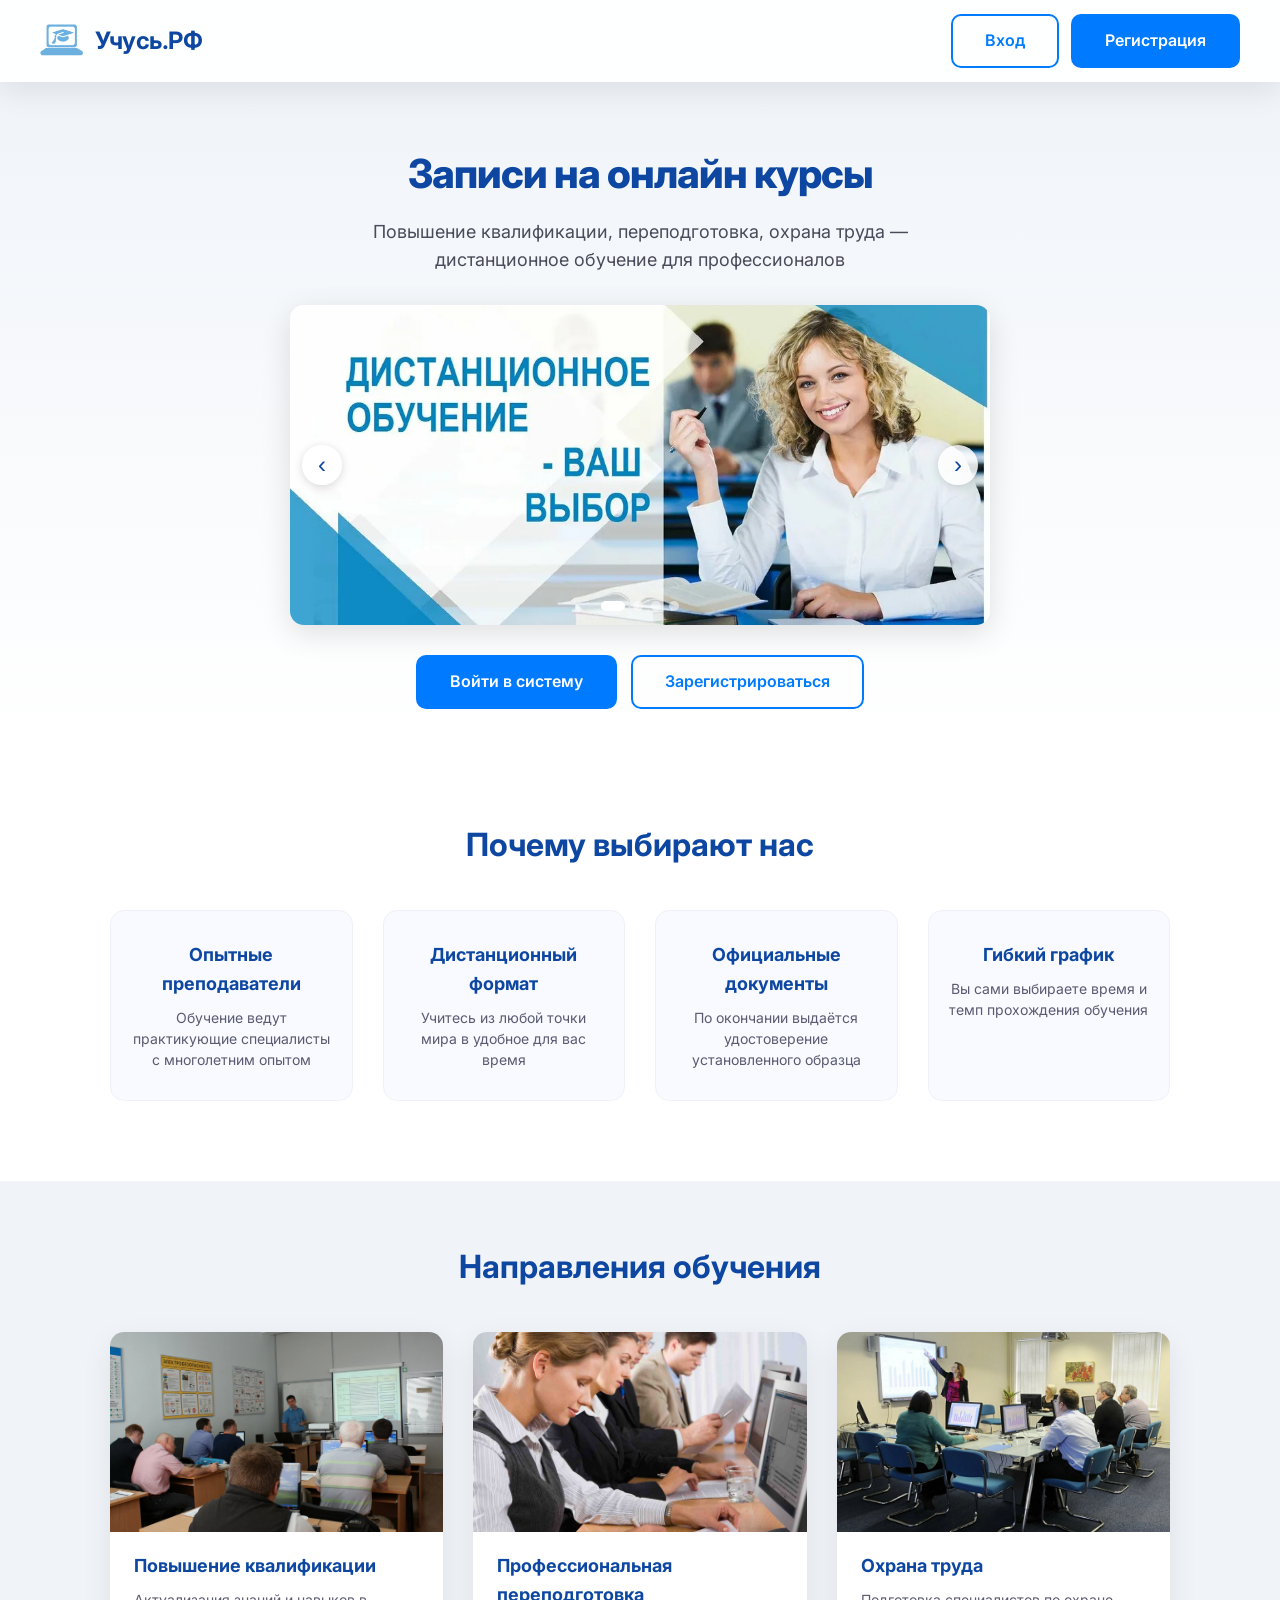
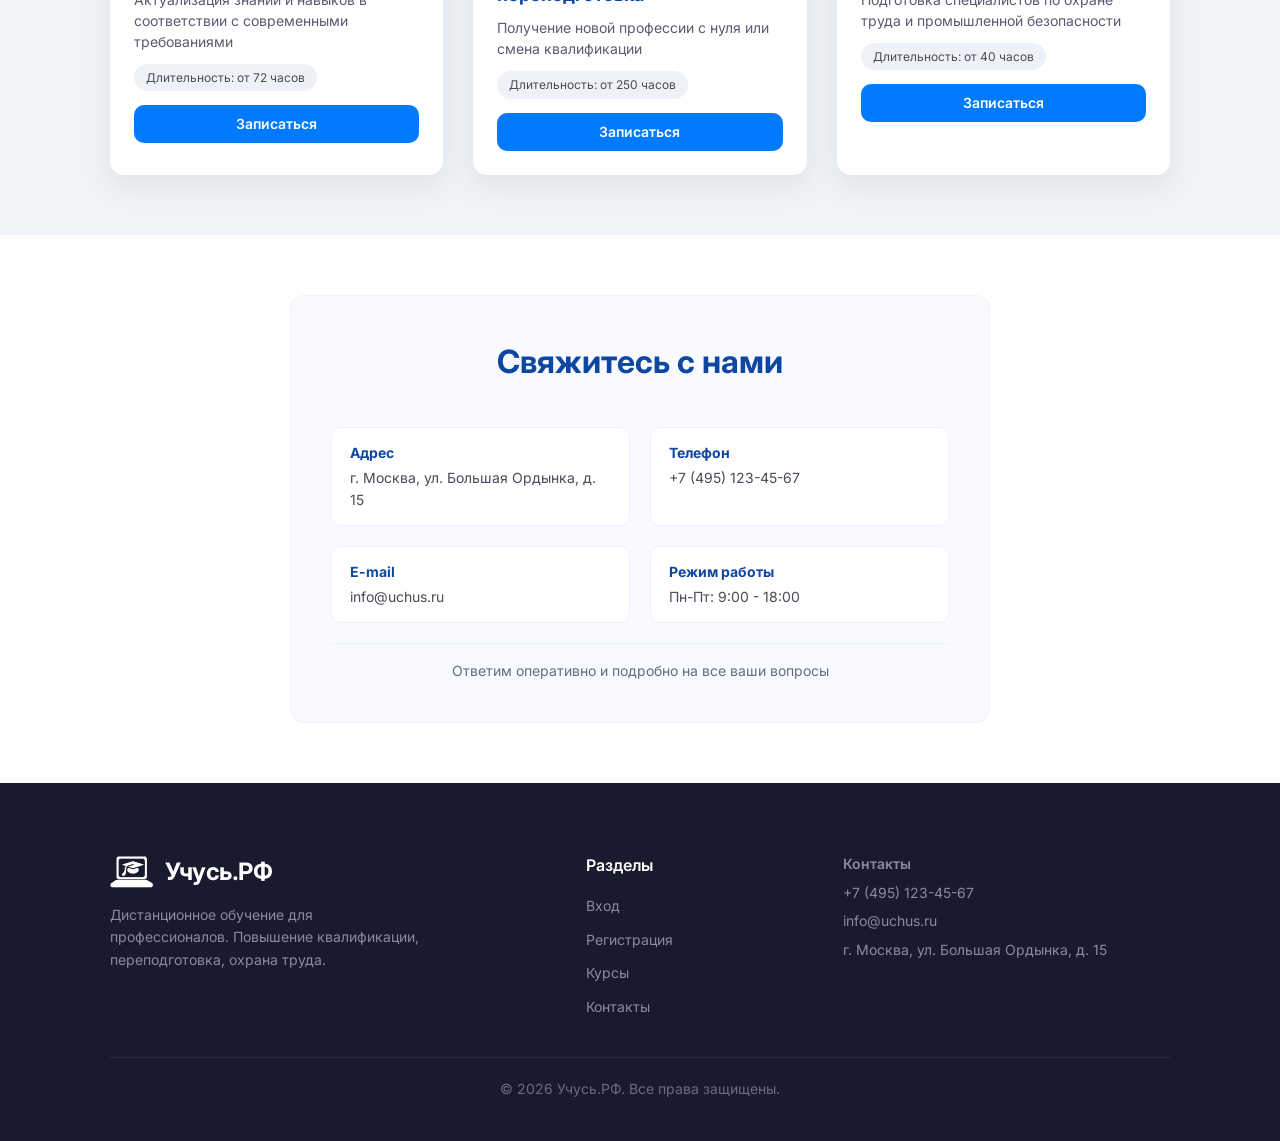
<file: index.html>
<!DOCTYPE html>
<html lang="ru">
<head>
    <meta charset="UTF-8">
    <meta name="viewport" content="width=device-width, initial-scale=1.0">
    <title>Учусь.РФ - Онлайн курсы</title>
    <link rel="stylesheet" href="assets/style.css">
    <link rel="icon" href="assets/images/logo.png" type="image/x-icon">
</head>
<body>
    <header>
        <div class="logo">
            <img src="assets/images/logo.png" alt="Учусь.РФ" class="logo-img">
            <span>Учусь.РФ</span>
        </div>
        <button class="burger-menu" id="burger-menu" aria-label="Меню">
            <span></span>
            <span></span>
            <span></span>
        </button>
        <nav class="nav-menu" id="nav-menu">
            <a href="assets/login.html" class="btn-outline btn-header">Вход</a>
            <a href="assets/register.html" class="btn btn-header">Регистрация</a>
        </nav>
    </header>

    <main>
        <section class="hero">
            <div class="container">
                <h1>Записи на онлайн курсы</h1>
                <p>Повышение квалификации, переподготовка, охрана труда — дистанционное обучение для профессионалов</p>
                
                <div class="hero-slider">
                    <div class="slider-wrapper" id="slider-wrapper">
                        <div class="slide"><img src="assets/images/5.jpe" alt="Повышение квалификации"></div>
                        <div class="slide"><img src="assets/images/2.jpg" alt="Курс переподготовки"></div>
                        <div class="slide"><img src="assets/images/3.jpg" alt="Охрана труда"></div>
                        <div class="slide"><img src="assets/images/4.jpg" alt="Сертификаты"></div>
                    </div>
                    <button class="slider-btn prev">‹</button>
                    <button class="slider-btn next">›</button>
                    <div class="slider-dots"></div>
                </div>

                <div class="hero-buttons">
                    <a href="assets/login.html" class="btn">Войти в систему</a>
                    <a href="assets/register.html" class="btn-outline">Зарегистрироваться</a>
                </div>
            </div>
        </section>

        <section class="features">
            <div class="container">
                <h2>Почему выбирают нас</h2>
                <div class="features-grid">
                    <div class="feature-card">
                        <h3>Опытные преподаватели</h3>
                        <p>Обучение ведут практикующие специалисты с многолетним опытом</p>
                    </div>
                    <div class="feature-card">
                        <h3>Дистанционный формат</h3>
                        <p>Учитесь из любой точки мира в удобное для вас время</p>
                    </div>
                    <div class="feature-card">
                        <h3>Официальные документы</h3>
                        <p>По окончании выдаётся удостоверение установленного образца</p>
                    </div>
                    <div class="feature-card">
                        <h3>Гибкий график</h3>
                        <p>Вы сами выбираете время и темп прохождения обучения</p>
                    </div>
                </div>
            </div>
        </section>

        <section class="courses" id="courses">
            <div class="container">
                <h2>Направления обучения</h2>
                <div class="courses-grid">
                    <div class="course-card">
                        <div class="course-image">
                            <img src="assets/images/6.jpe" alt="Повышение квалификации">
                        </div>
                        <div class="course-info">
                            <h3>Повышение квалификации</h3>
                            <p>Актуализация знаний и навыков в соответствии с современными требованиями</p>
                            <span class="course-tag">Длительность: от 72 часов</span>
                            <a href="assets/register.html" class="btn btn-sm">Записаться</a>
                        </div>
                    </div>
                    <div class="course-card">
                        <div class="course-image">
                            <img src="assets/images/1.jpg" alt="Профессиональная переподготовка">
                        </div>
                        <div class="course-info">
                            <h3>Профессиональная переподготовка</h3>
                            <p>Получение новой профессии с нуля или смена квалификации</p>
                            <span class="course-tag">Длительность: от 250 часов</span>
                            <a href="assets/register.html" class="btn btn-sm">Записаться</a>
                        </div>
                    </div>
                    <div class="course-card">
                        <div class="course-image">
                            <img src="assets/images/7.jpe" alt="Охрана труда">
                        </div>
                        <div class="course-info">
                            <h3>Охрана труда</h3>
                            <p>Подготовка специалистов по охране труда и промышленной безопасности</p>
                            <span class="course-tag">Длительность: от 40 часов</span>
                            <a href="assets/register.html" class="btn btn-sm">Записаться</a>
                        </div>
                    </div>
                </div>
            </div>
        </section>

        <section class="contact-section" id="contacts">
            <div class="container">
                <div class="contact-block">
                    <h2>Свяжитесь с нами</h2>
                    <div class="contact-info">
                        <div class="contact-item">
                            <div>
                                <strong>Адрес</strong>
                                <p>г. Москва, ул. Большая Ордынка, д. 15</p>
                            </div>
                        </div>
                        <div class="contact-item">
                            <div>
                                <strong>Телефон</strong>
                                <p>+7 (495) 123-45-67</p>
                            </div>
                        </div>
                        <div class="contact-item">
                            <div>
                                <strong>E-mail</strong>
                                <p>info@uchus.ru</p>
                            </div>
                        </div>
                        <div class="contact-item">
                            <div>
                                <strong>Режим работы</strong>
                                <p>Пн-Пт: 9:00 - 18:00</p>
                            </div>
                        </div>
                    </div>
                    <p class="contact-note">Ответим оперативно и подробно на все ваши вопросы</p>
                </div>
            </div>
        </section>
    </main>

    <footer class="footer">
        <div class="container">
            <div class="footer-content">
                <div class="footer-brand">
                    <div class="logo">
                        <img src="assets/images/logo.png" alt="Учусь.РФ" class="logo-img">
                        <span>Учусь.РФ</span>
                    </div>
                    <p>Дистанционное обучение для профессионалов. Повышение квалификации, переподготовка, охрана труда.</p>
                </div>
                <div class="footer-links">
                    <p class="footer-title">Разделы</p>
                    <ul>
                        <li><a href="assets/login.html">Вход</a></li>
                        <li><a href="assets/register.html">Регистрация</a></li>
                        <li><a href="#courses">Курсы</a></li>
                        <li><a href="#contacts">Контакты</a></li>
                    </ul>
                </div>
                <div class="footer-contacts">
                    <p class="footer-title">Контакты</p>
                    <p>+7 (495) 123-45-67</p>
                    <p>info@uchus.ru</p>
                    <p>г. Москва, ул. Большая Ордынка, д. 15</p>
                </div>
            </div>
            <div class="footer-bottom">
                <p>&copy; 2026 Учусь.РФ. Все права защищены.</p>
            </div>
        </div>
    </footer>

    <script src="assets/main.js"></script>
</body>
</html>
</file>
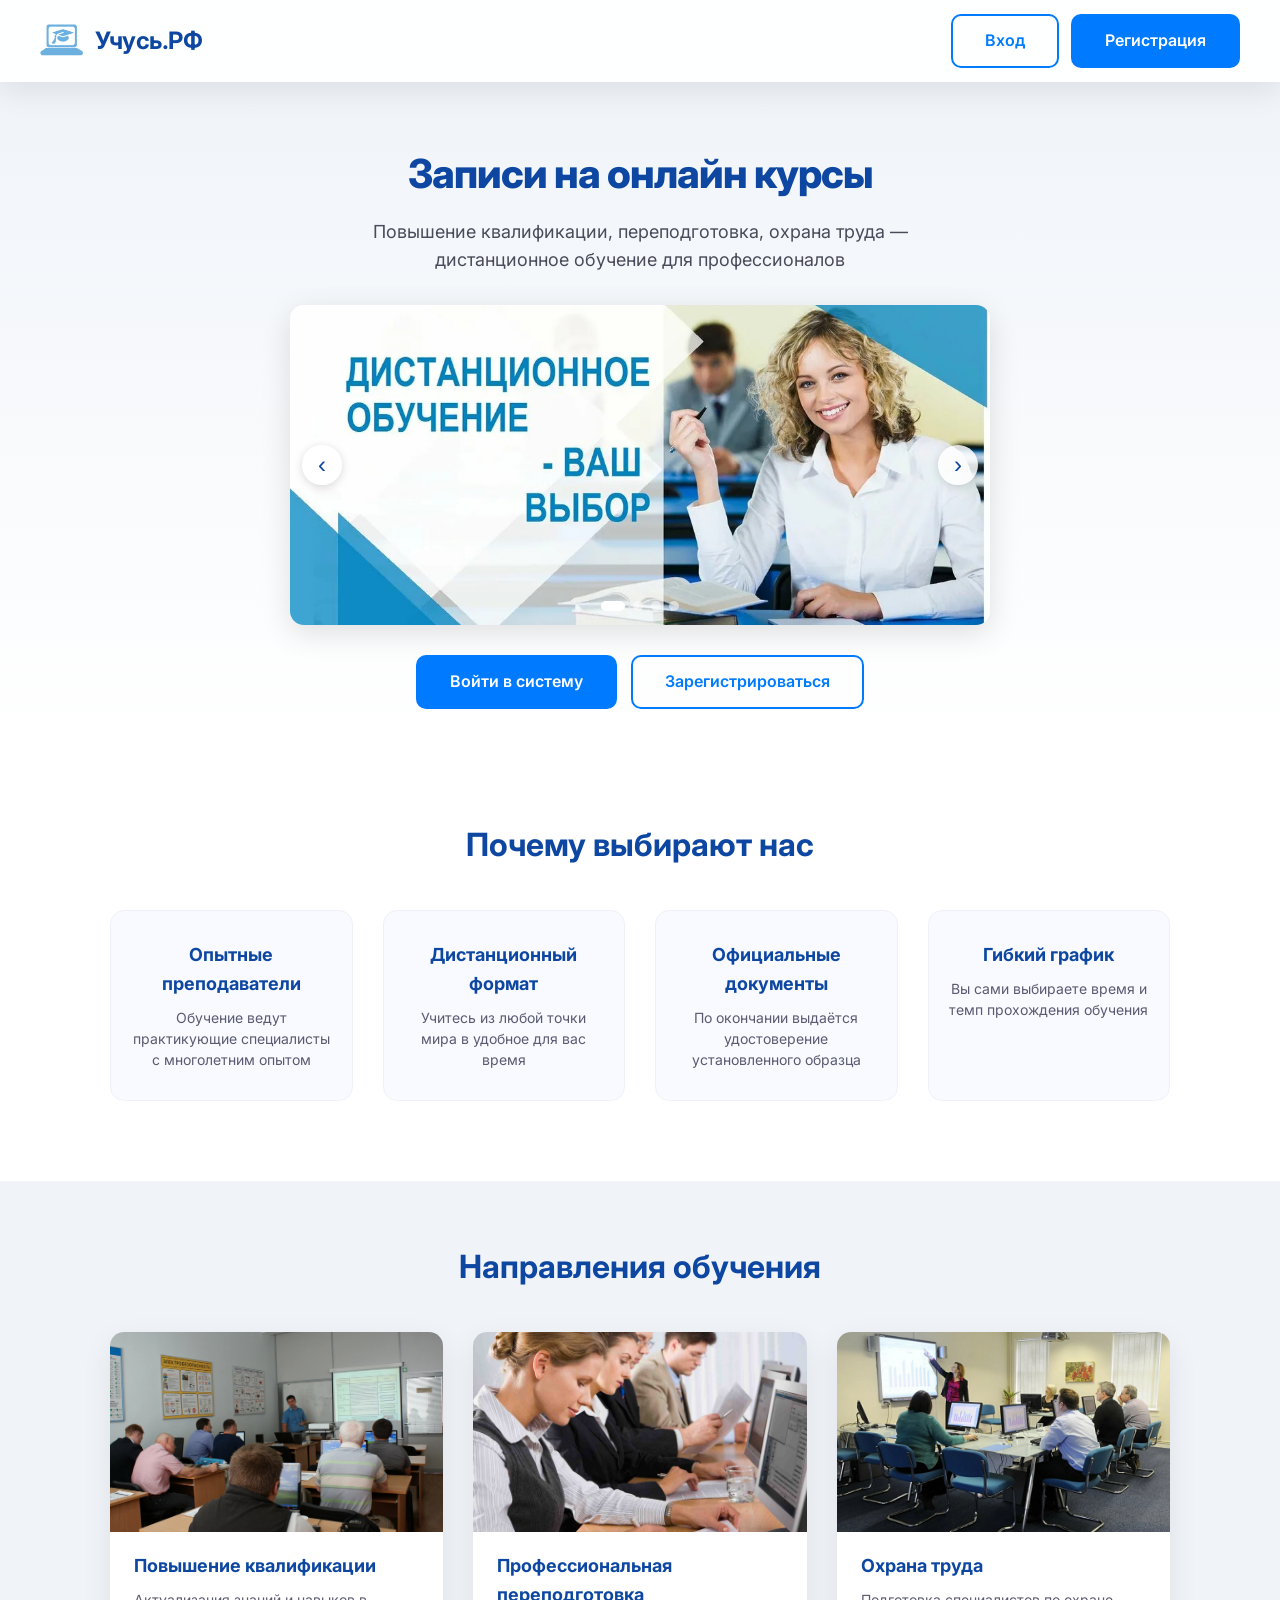
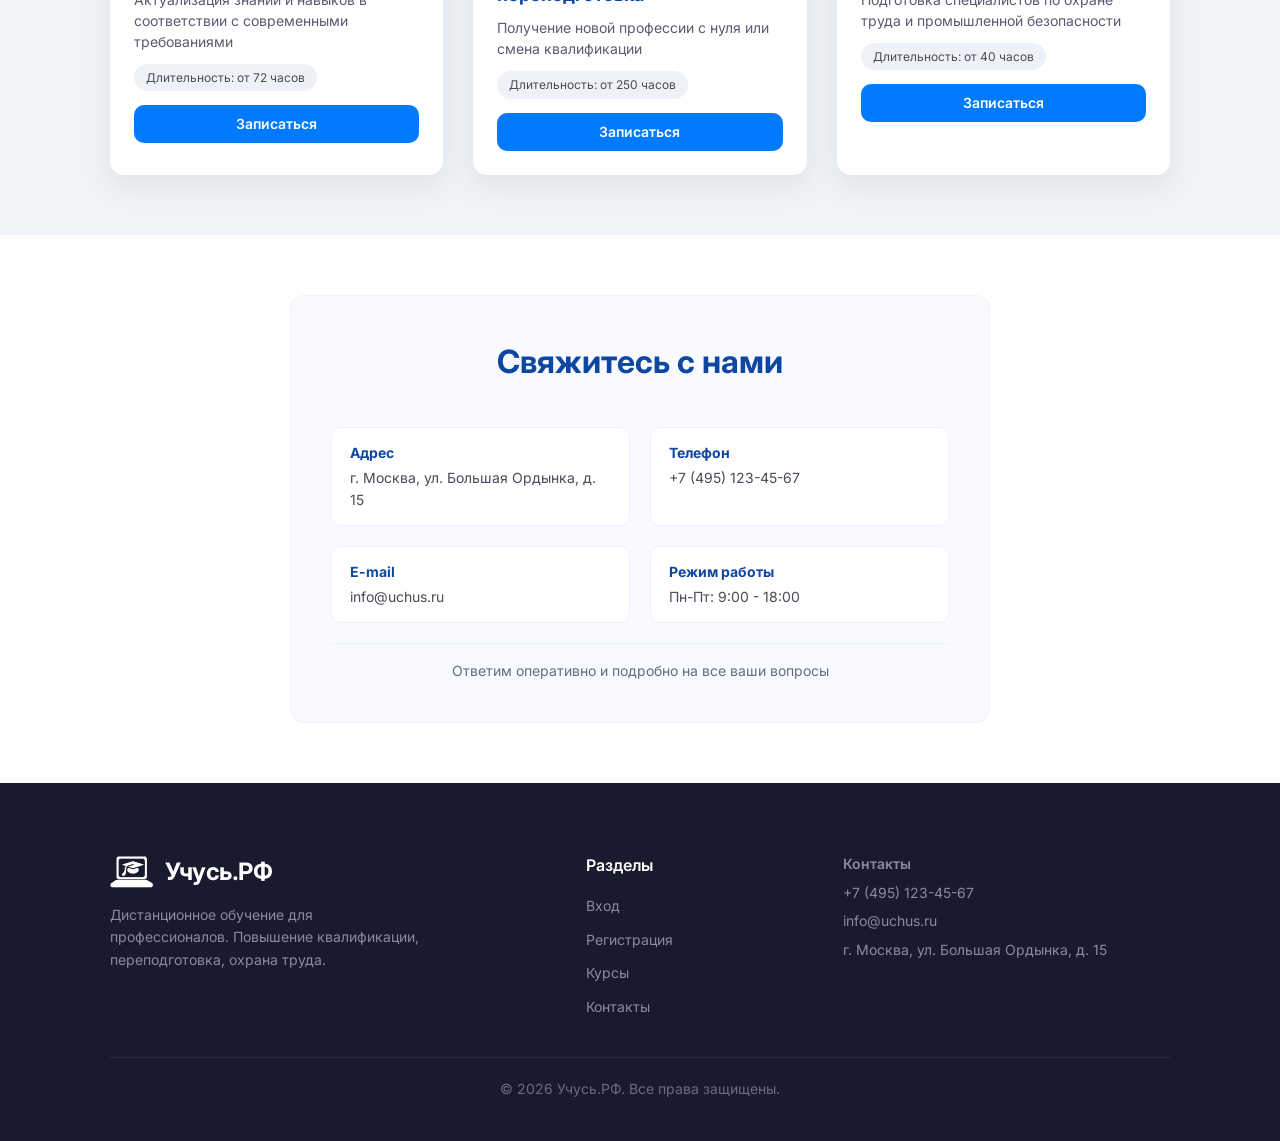
<file: admin.html>
<!DOCTYPE html>
<html lang="ru">
<head>
    <meta charset="UTF-8">
    <meta name="viewport" content="width=device-width, initial-scale=1.0">
    <title>Админ-панель - Учусь.РФ</title>
    <link rel="stylesheet" href="style.css">
</head>
<body>
    <header>
        <div class="logo">
            <img src="images/logo.png" alt="Учусь.РФ" class="logo-img">
            <span>Учусь.РФ</span>
            <span style="font-size:14px; font-weight:400; color:#6a6a82; margin-left:8px;">Админ-панель</span>
        </div>
        <nav>
            <button class="btn-outline btn-sm" onclick="logout()">Выход</button>
        </nav>
    </header>

    <div class="container">
        <div class="card">
            <h2 style="color: var(--dark-primary); margin-bottom:20px;">Управление заявками</h2>
            <div class="filter-bar">
                <select id="status-filter">
                    <option value="all">Все заявки</option>
                    <option value="Новая">Новые</option>
                    <option value="Идет обучение">В процессе</option>
                    <option value="Обучение завершено">Завершены</option>
                </select>
            </div>
            <div id="admin-app-list"></div>
            <div class="pagination">
                <button id="prev-page" onclick="changePage(-1)">← Назад</button>
                <span id="page-info">Страница 1 из 1</span>
                <button id="next-page" onclick="changePage(1)">Вперед →</button>
            </div>
        </div>
    </div>
    <script src="main.js"></script>
</body>
</html>
</file>
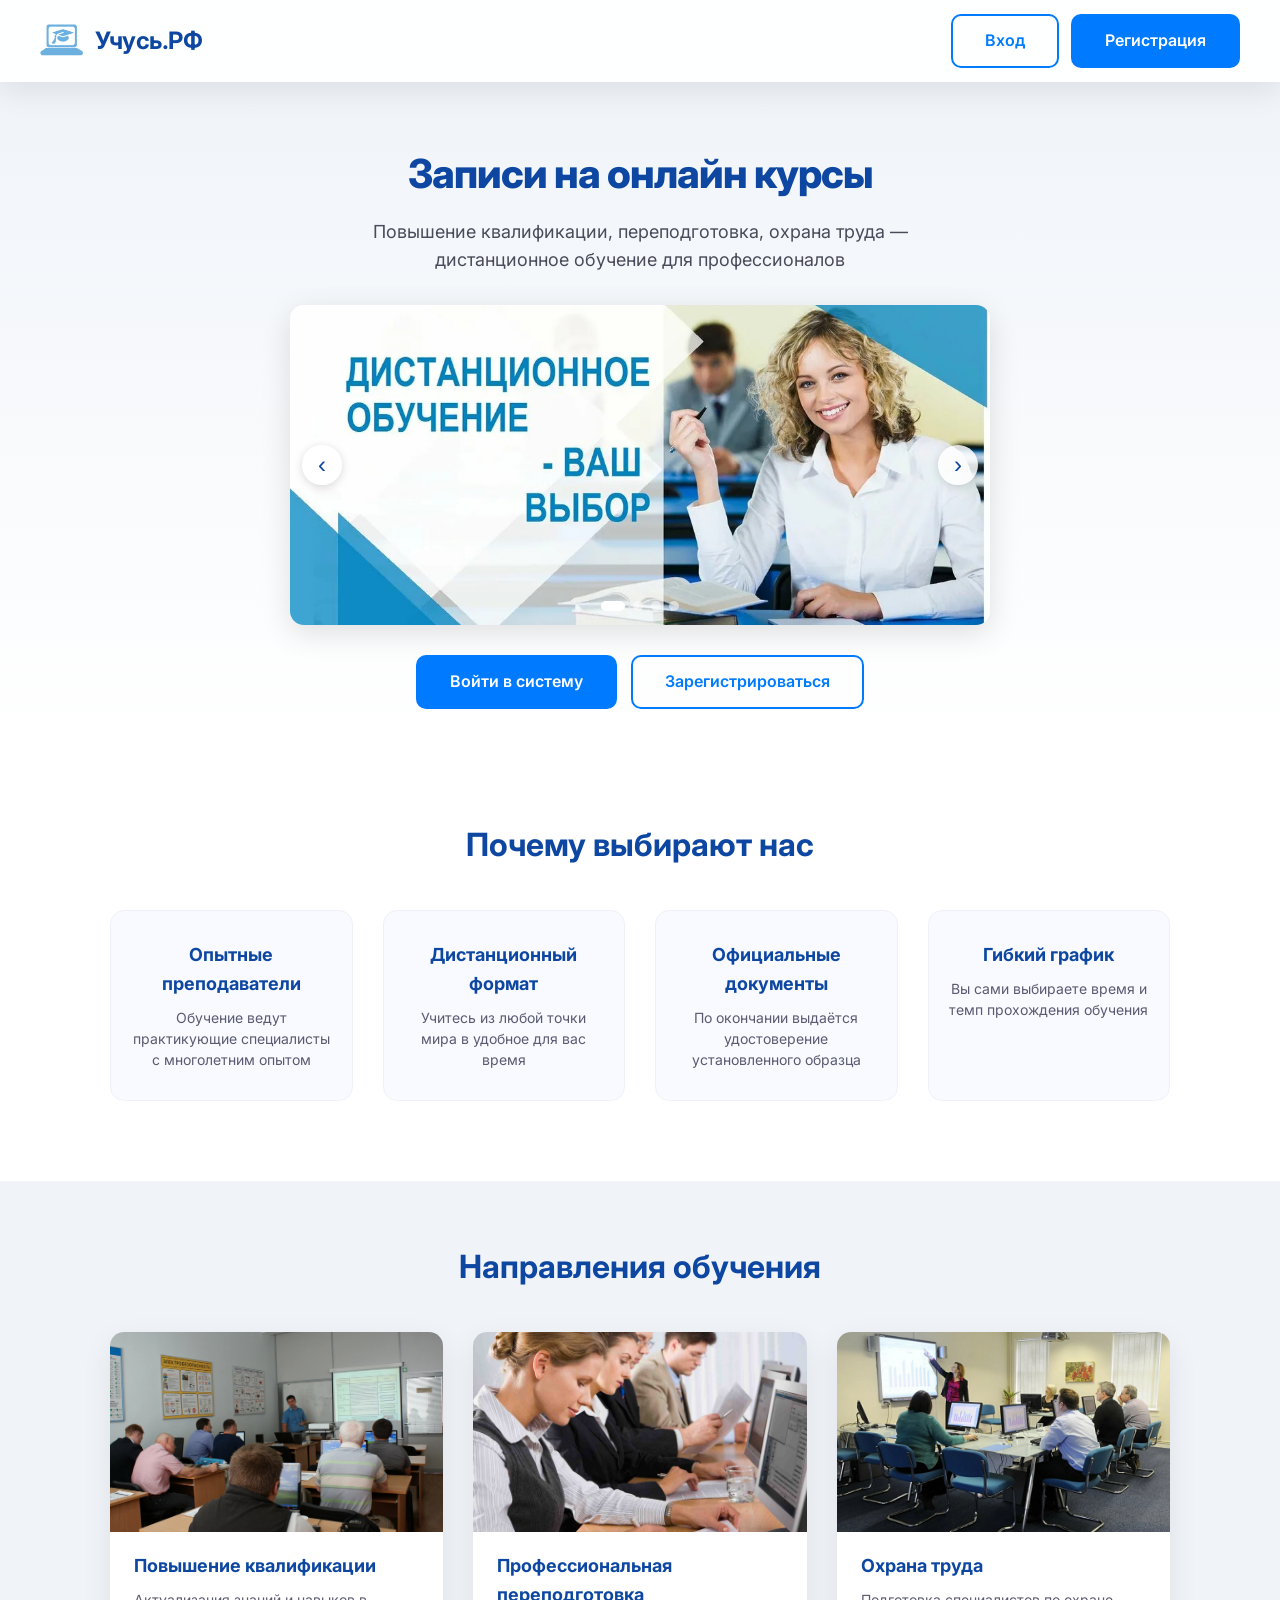
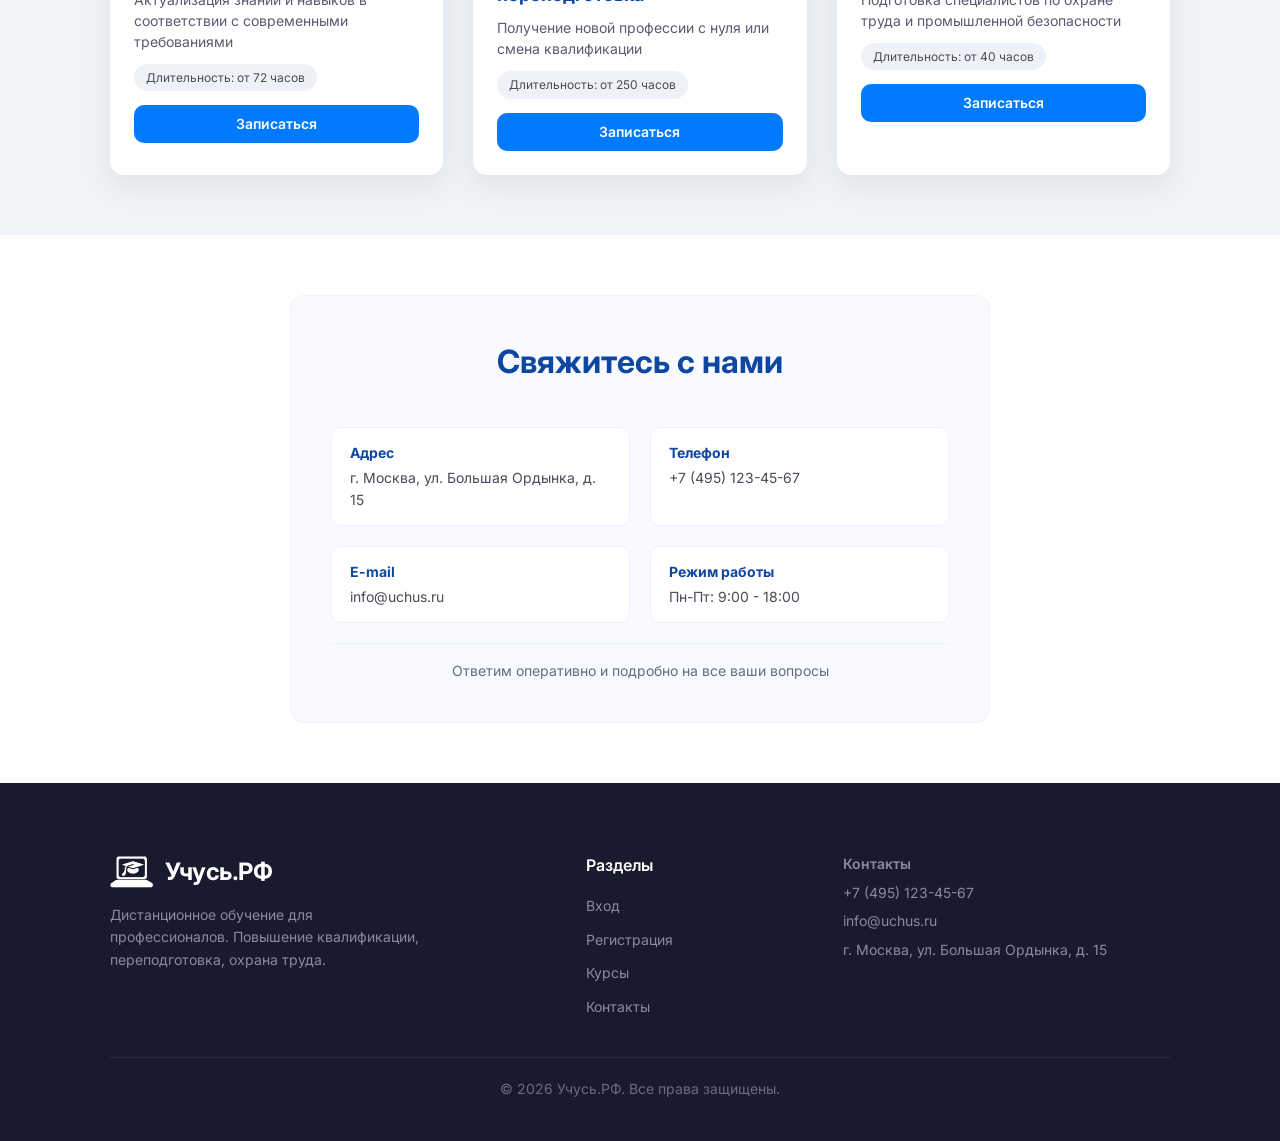
<file: application.html>
<!DOCTYPE html>
<html lang="ru">
<head>
    <meta charset="UTF-8">
    <meta name="viewport" content="width=device-width, initial-scale=1.0">
    <title>Заявка - Учусь.РФ</title>
    <link rel="stylesheet" href="style.css">
</head>
<body>
    <header>
        <div class="logo">
            <img src="images/logo.png" alt="Учусь.РФ" class="logo-img">
            <span>Учусь.РФ</span>
        </div>
        <nav>
            <a href="dashboard.html" class="btn-outline btn-sm">Назад</a>
        </nav>
    </header>

    <div class="app-container">
        <h2 style="color: var(--dark-primary);">Новая заявка</h2>
        <form id="app-form">
            <label>Выберите курс</label>
            <select id="app-course">
                <option value="Повышение квалификации">Повышение квалификации</option>
                <option value="Курс переподготовки">Курс переподготовки</option>
                <option value="Охрана труда">Охрана труда</option>
            </select>
            
            <label>Дата начала (ДД.ММ.ГГГГ)</label>
            <input type="text" id="app-date" placeholder="Например: 15.06.2026" required>
            
            <label>Способ оплаты</label>
            <select id="app-payment">
                <option value="Предоплата по QR-коду">Предоплата по QR-коду</option>
                <option value="Оплата картой МИР">Оплата картой МИР</option>
                <option value="Постоплата в офисе">Постоплата в офисе (г. Москва)</option>
            </select>
            
            <button type="submit" class="btn" style="width:100%; margin-top:16px;">Отправить заявку</button>
        </form>
    </div>
    <script src="main.js"></script>
</body>
</html>
</file>
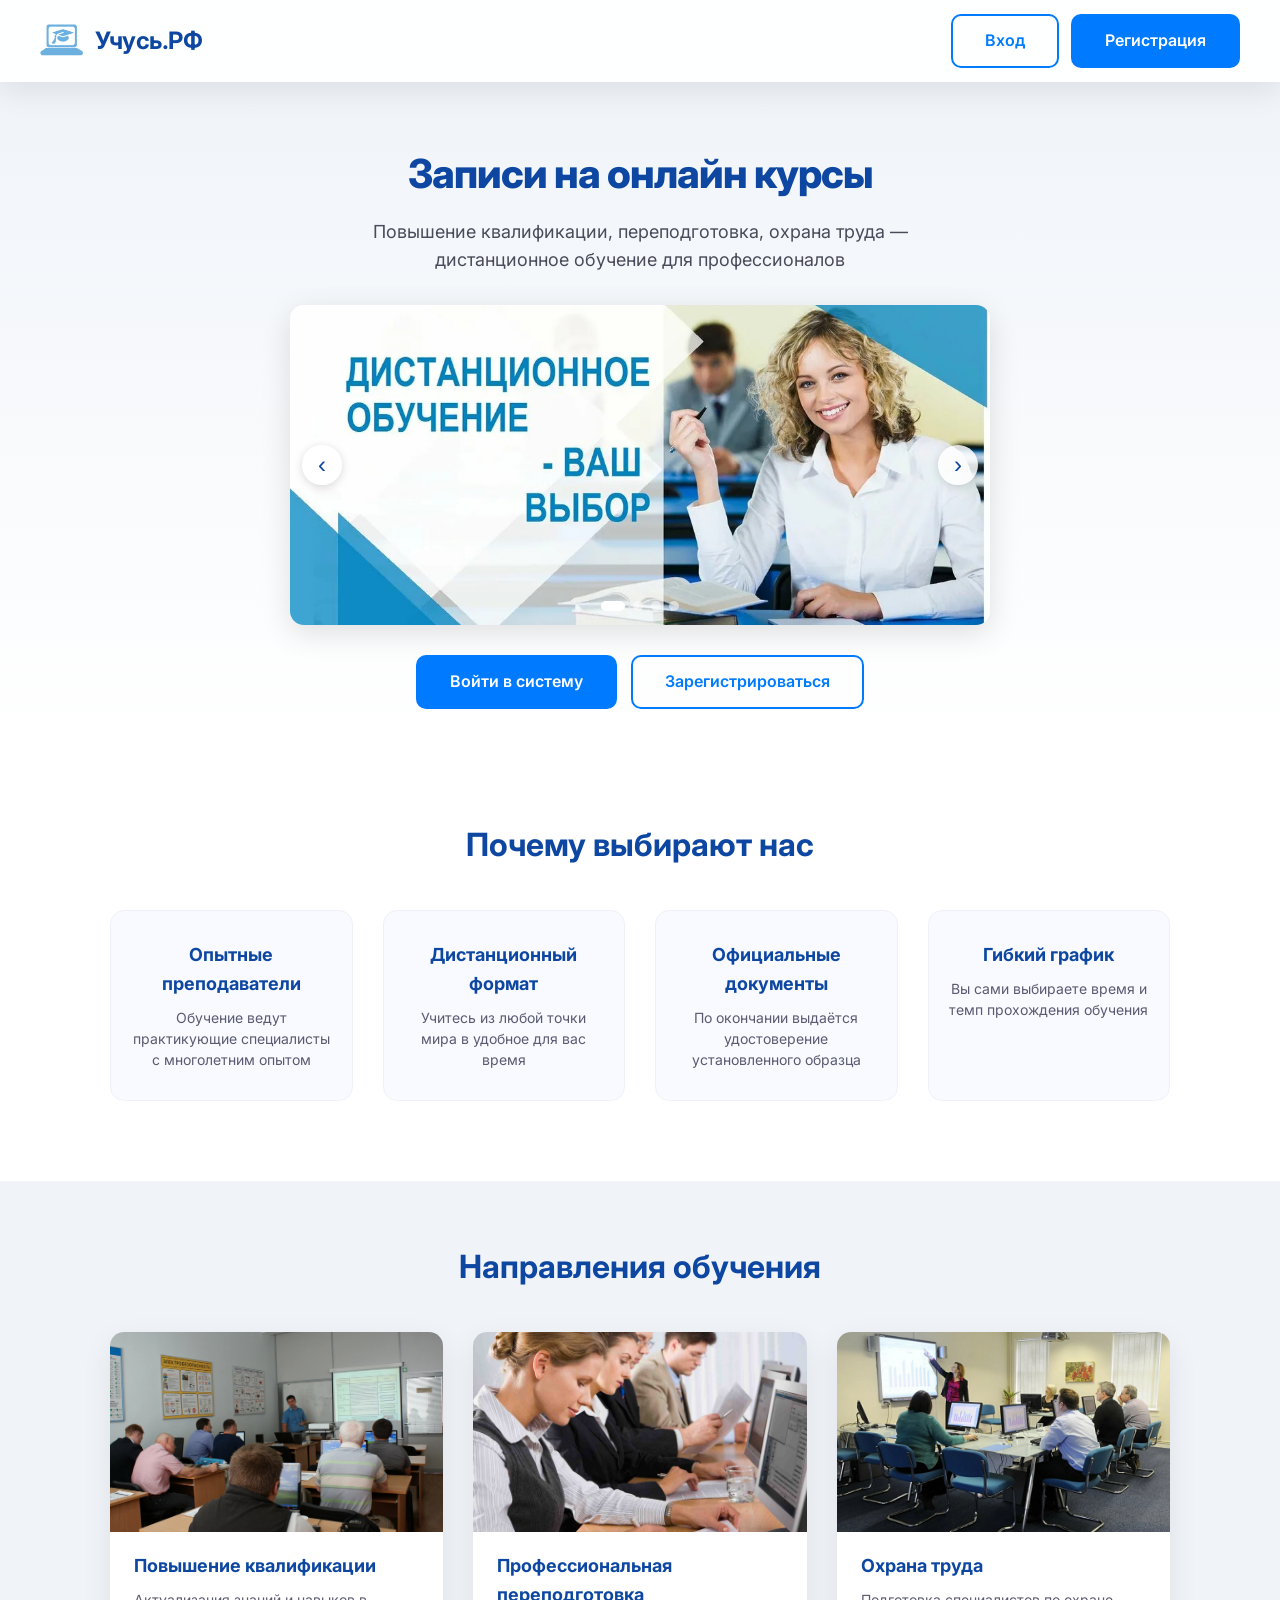
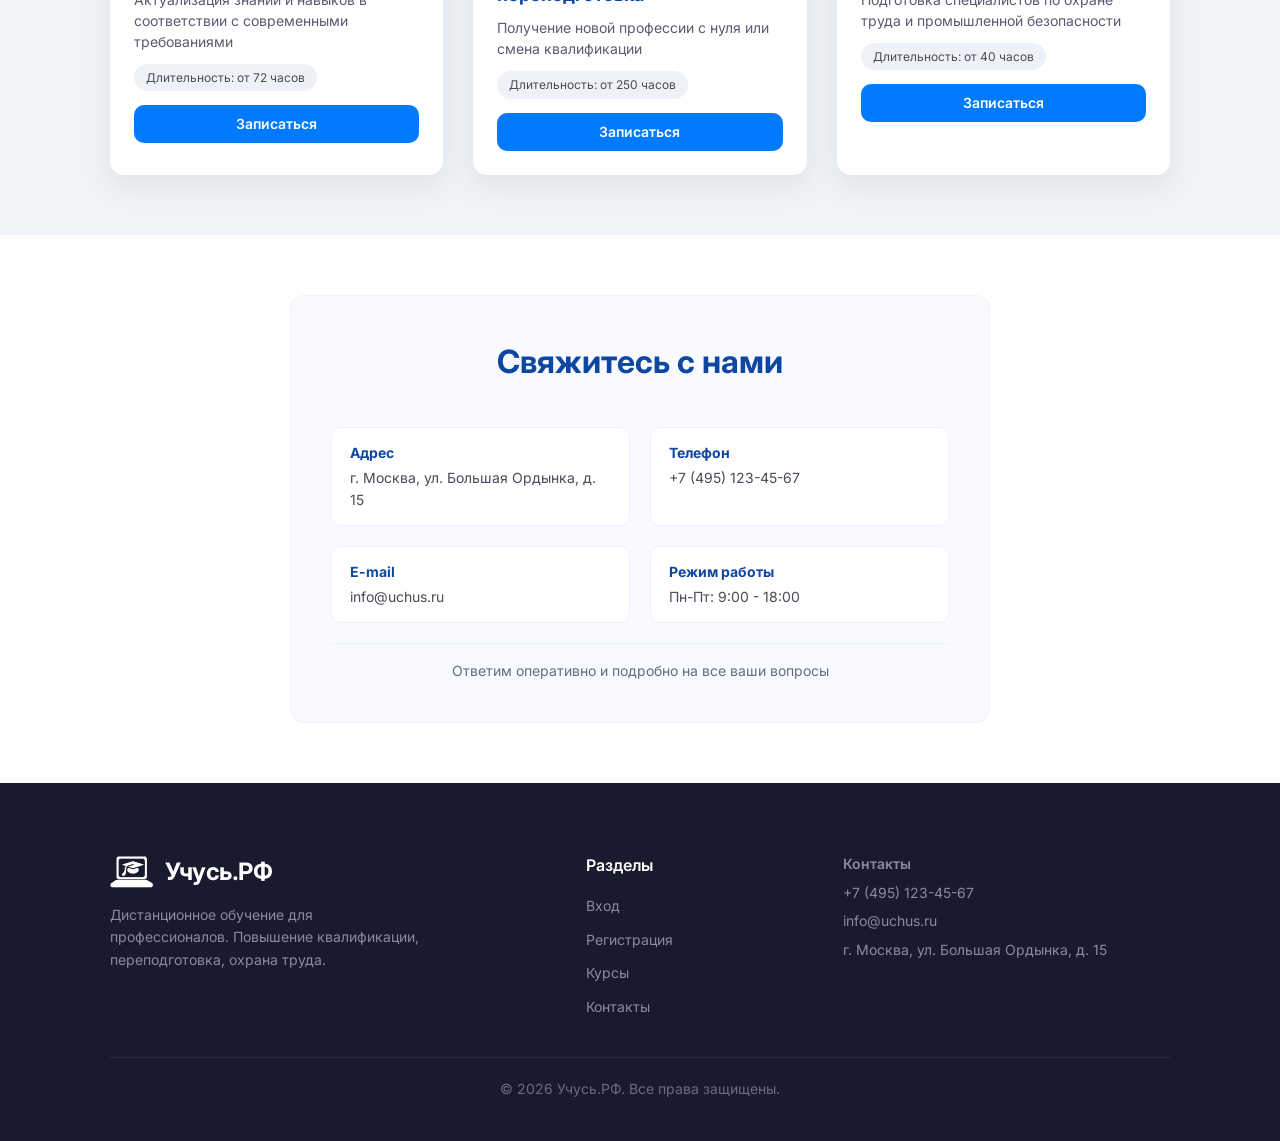
<file: dashboard.html>
<!DOCTYPE html>
<html lang="ru">
<head>
    <meta charset="UTF-8">
    <meta name="viewport" content="width=device-width, initial-scale=1.0">
    <title>Личный кабинет - Учусь.РФ</title>
    <link rel="stylesheet" href="style.css">
</head>
<body>
    <header>
        <div class="logo">
            <img src="images/logo.png" alt="Учусь.РФ" class="logo-img">
            <span>Учусь.РФ</span>
        </div>
        <nav>
            <button class="btn-outline btn-sm" onclick="logout()">Выход</button>
        </nav>
    </header>

    <div class="app-container">
        <div class="header-flex">
            <h3>Личный кабинет</h3>
        </div>

        <div class="hero-slider" style="max-width:100%; height:180px; margin-bottom:20px;">
            <div class="slider-wrapper" id="slider-wrapper-dash">
                <div class="slide"><img src="images/1.jpg" alt="Курсы"></div>
                <div class="slide"><img src="images/2.jpg" alt="Переподготовка"></div>
                <div class="slide"><img src="images/3.jpg" alt="Охрана труда"></div>
                <div class="slide"><img src="images/4.jpg" alt="Сертификаты"></div>
            </div>
        </div>

        <button class="btn" onclick="window.location.href='application.html'" style="width:100%;">Подать заявку на курс</button>

        <h3 style="margin-top: 28px; color: var(--dark-primary);">Мои заявки</h3>
        <div id="history-list"></div>
    </div>
    <script src="main.js"></script>
</body>
</html>
</file>
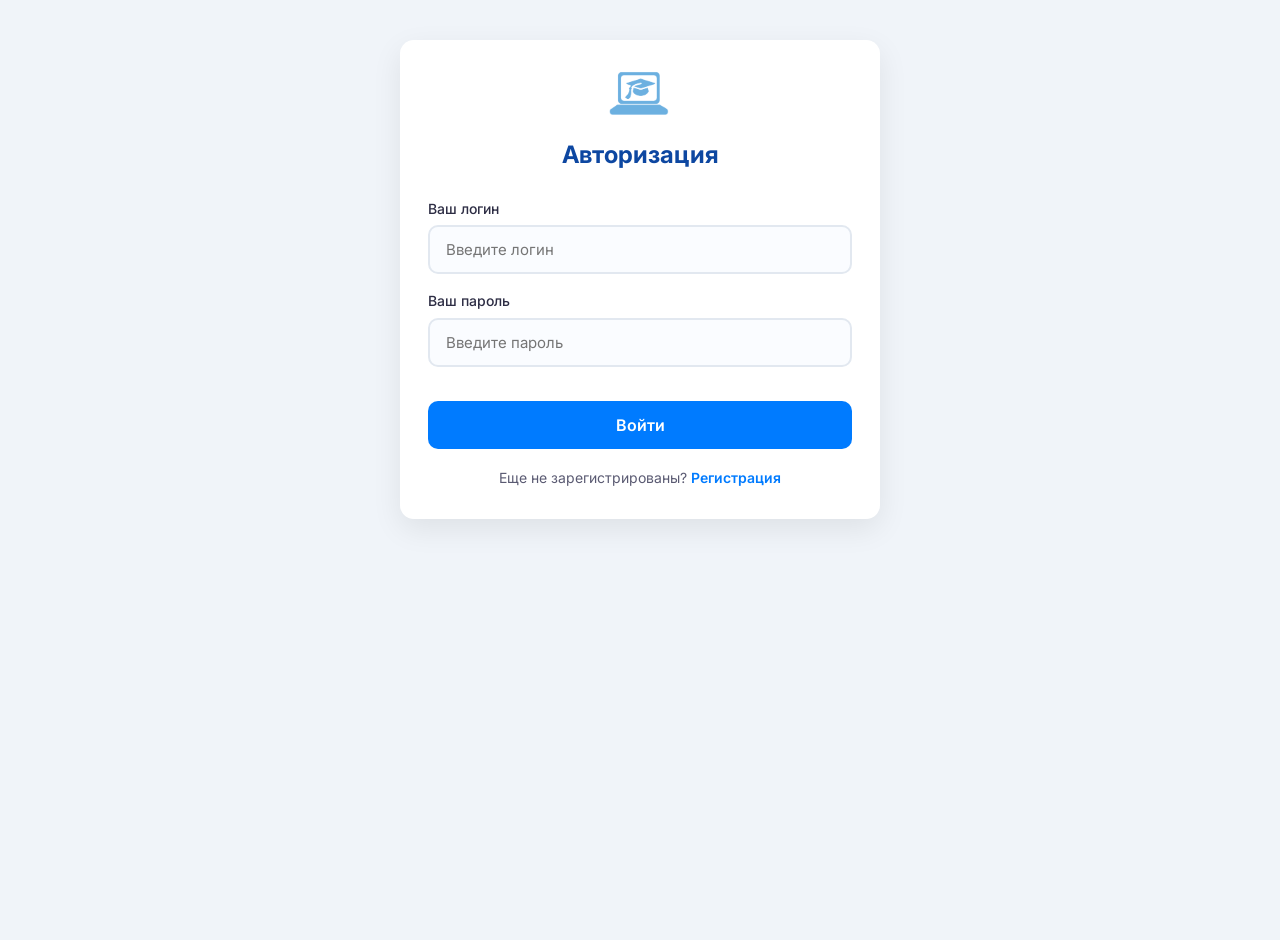
<file: login.html>
<!DOCTYPE html>
<html lang="ru">
<head>
    <meta charset="UTF-8">
    <meta name="viewport" content="width=device-width, initial-scale=1.0">
    <title>Вход - Учусь.РФ</title>
    <link rel="stylesheet" href="style.css">
</head>
<body>
    <div class="app-container">
        <div class="auth-logo">
            <img src="images/logo.png" alt="Учусь.РФ" class="auth-logo-img">
            <h2>Авторизация</h2>
        </div>
        <form id="login-form">
            <label>Ваш логин</label>
            <input type="text" id="login-username" placeholder="Введите логин" required>
            <label>Ваш пароль</label>
            <input type="password" id="login-password" placeholder="Введите пароль" required>
            <div id="login-error" class="error-msg"></div>
            <button type="submit" class="btn" style="width:100%; margin-top:10px;">Войти</button>
            <p class="link-text">Еще не зарегистрированы? <a href="register.html">Регистрация</a></p>
        </form>
    </div>
    <script src="main.js"></script>
</body>
</html>
</file>
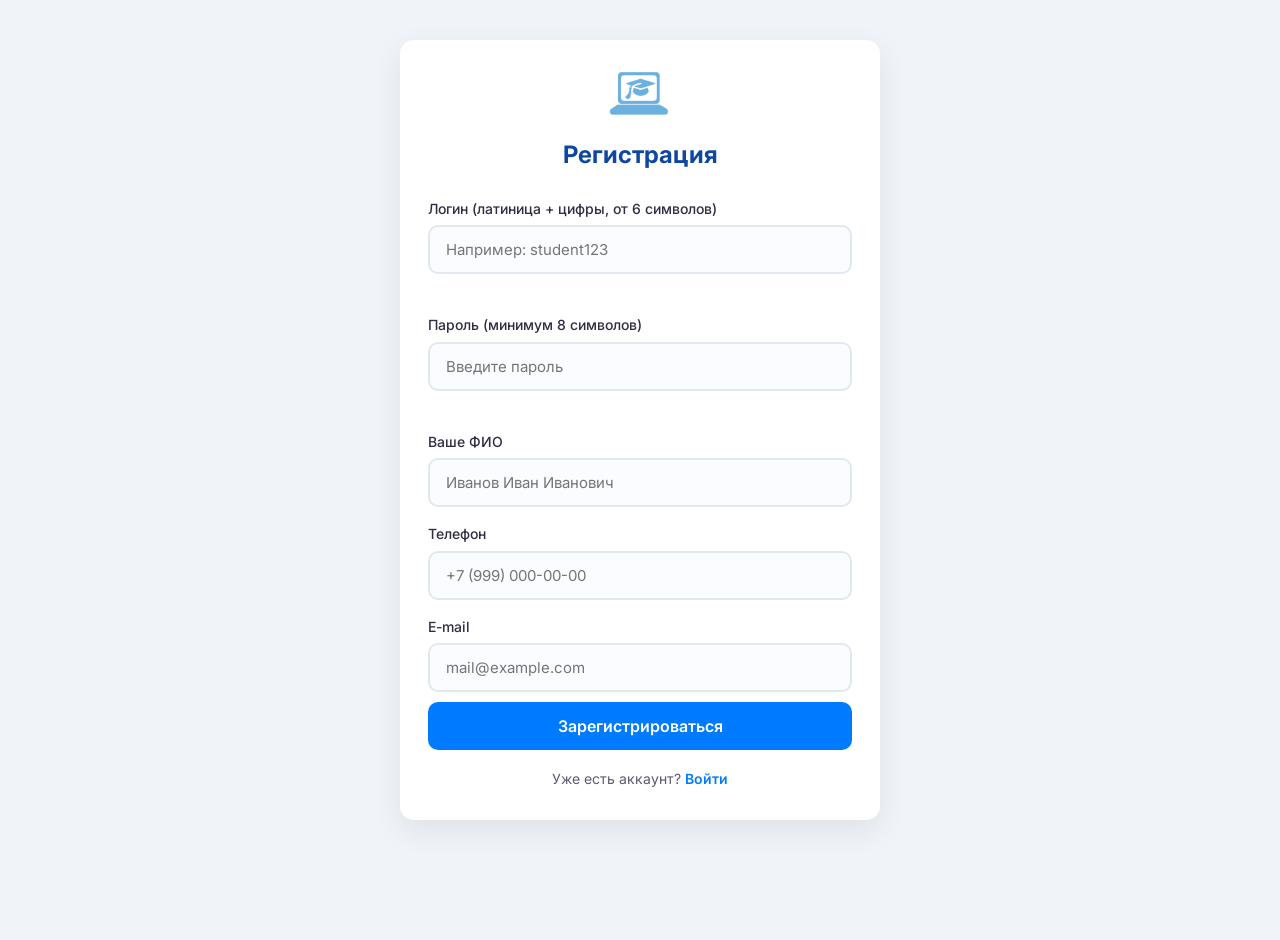
<file: register.html>
<!DOCTYPE html>
<html lang="ru">
<head>
    <meta charset="UTF-8">
    <meta name="viewport" content="width=device-width, initial-scale=1.0">
    <title>Регистрация - Учусь.РФ</title>
    <link rel="stylesheet" href="style.css">
</head>
<body>
    <div class="app-container">
        <div class="auth-logo">
            <img src="images/logo.png" alt="Учусь.РФ" class="auth-logo-img">
            <h2>Регистрация</h2>
        </div>
        <form id="register-form">
            <label>Логин (латиница + цифры, от 6 символов)</label>
            <input type="text" id="reg-login" placeholder="Например: student123" required>
            <div id="reg-login-error" class="error-msg"></div>
            
            <label>Пароль (минимум 8 символов)</label>
            <input type="password" id="reg-password" placeholder="Введите пароль" required>
            <div id="reg-pass-error" class="error-msg"></div>
            
            <label>Ваше ФИО</label>
            <input type="text" id="reg-fio" placeholder="Иванов Иван Иванович" required>
            
            <label>Телефон</label>
            <input type="tel" id="reg-phone" placeholder="+7 (999) 000-00-00" required>
            
            <label>E-mail</label>
            <input type="email" id="reg-email" placeholder="mail@example.com" required>
            
            <button type="submit" class="btn" style="width:100%; margin-top:10px;">Зарегистрироваться</button>
            <p class="link-text">Уже есть аккаунт? <a href="login.html">Войти</a></p>
        </form>
    </div>
    <script src="main.js"></script>
</body>
</html>
</file>
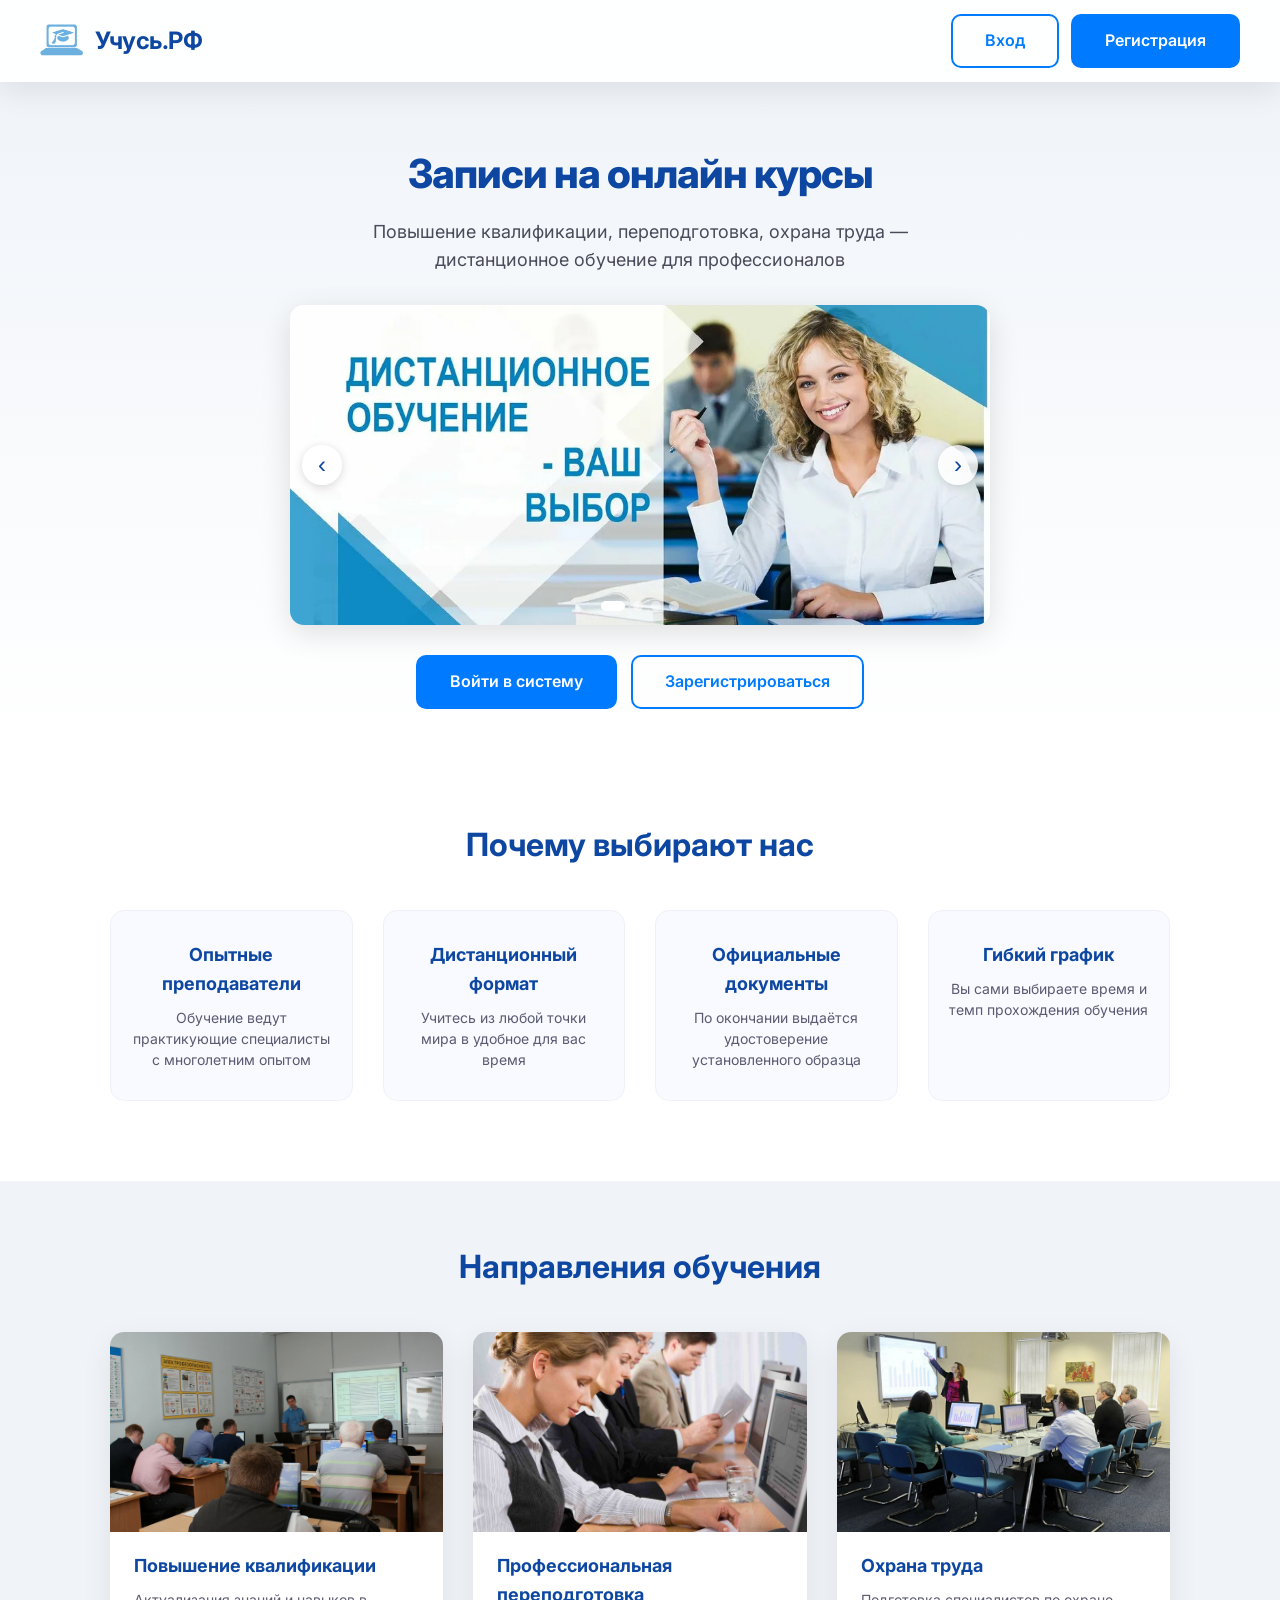
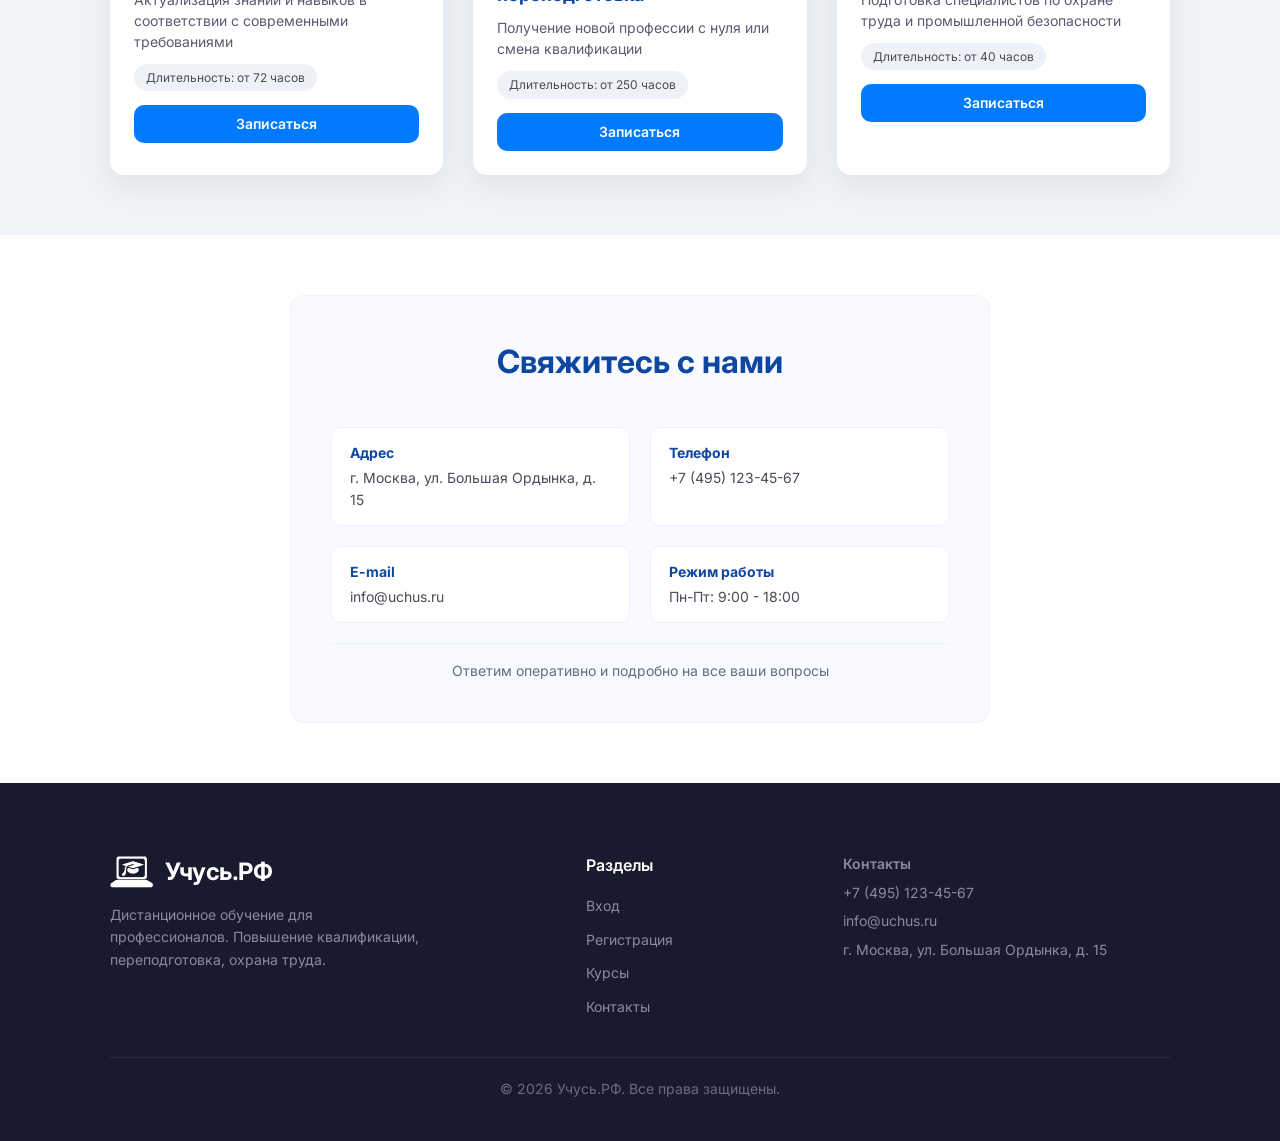
<file: assets/admin.html>
<!DOCTYPE html>
<html lang="ru">
<head>
    <meta charset="UTF-8">
    <meta name="viewport" content="width=device-width, initial-scale=1.0">
    <title>Админ-панель - Учусь.РФ</title>
    <link rel="stylesheet" href="style.css">
    <link rel="icon" href="images/logo.png" type="image/x-icon">
</head>
<body>
    <header>
        <div class="logo">
            <img src="images/logo.png" alt="Учусь.РФ" class="logo-img">
            <span>Учусь.РФ</span>
            
        </div>
        <button class="burger-menu" id="burger-menu" aria-label="Меню">
            <span></span>
            <span></span>
            <span></span>
        </button>
        <nav class="nav-menu" id="nav-menu">
            <button class="btn-outline btn-sm" onclick="logout()">Выход</button>
        </nav>
    </header>

    <div class="container">
        <div class="card">
            <h2 style="color: var(--dark-primary); margin-bottom:20px;">Управление заявками</h2>
            <div class="filter-bar">
                <select id="status-filter">
                    <option value="all">Все заявки</option>
                    <option value="Новая">Новые</option>
                    <option value="Идет обучение">В процессе</option>
                    <option value="Обучение завершено">Завершены</option>
                </select>
                <select id="sort-filter">
                    <option value="date-desc">По дате (сначала новые)</option>
                    <option value="date-asc">По дате (сначала старые)</option>
                    <option value="status">По статусу</option>
                    <option value="course">По курсу</option>
                </select>
                <button class="btn btn-sm" onclick="renderAdminApps(1)" style="padding:8px 20px;">Применить</button>
                <button class="btn-outline btn-sm" onclick="resetFilter()" style="padding:8px 20px;">Сбросить</button>
            </div>
            <div id="admin-app-list"></div>
            <div class="pagination">
                <button id="prev-page" onclick="changePage(-1)">Назад</button>
                <span id="page-info">Страница 1 из 1</span>
                <button id="next-page" onclick="changePage(1)">Вперед</button>
            </div>
        </div>
    </div>

    <div class="modal-overlay" id="edit-modal">
        <div class="modal-content">
            <div class="modal-header">
                <h3>Редактирование заявки</h3>
                <button class="modal-close" onclick="closeModal()">×</button>
            </div>
            <form id="edit-form">
                <input type="hidden" id="edit-id">
                <label>Курс</label>
                <select id="edit-course">
                    <option value="Повышение квалификации">Повышение квалификации</option>
                    <option value="Курс переподготовки">Курс переподготовки</option>
                    <option value="Охрана труда">Охрана труда</option>
                </select>
                <label>Дата (ДД.ММ.ГГГГ)</label>
                <input type="text" id="edit-date" placeholder="Например: 15.06.2026">
                <label>Способ оплаты</label>
                <select id="edit-payment">
                    <option value="Предоплата по QR-коду">Предоплата по QR-коду</option>
                    <option value="Оплата картой МИР">Оплата картой МИР</option>
                    <option value="Постоплата в офисе">Постоплата в офисе (г. Москва)</option>
                </select>
                <label>Статус</label>
                <select id="edit-status">
                    <option value="Новая">Новая</option>
                    <option value="Идет обучение">В процессе</option>
                    <option value="Обучение завершено">Завершено</option>
                </select>
                <div class="modal-actions">
                    <button type="submit" class="btn">Сохранить</button>
                    <button type="button" class="btn-outline" onclick="closeModal()">Отмена</button>
                </div>
            </form>
        </div>
    </div>

    <script src="main.js"></script>
</body>
</html>
</file>
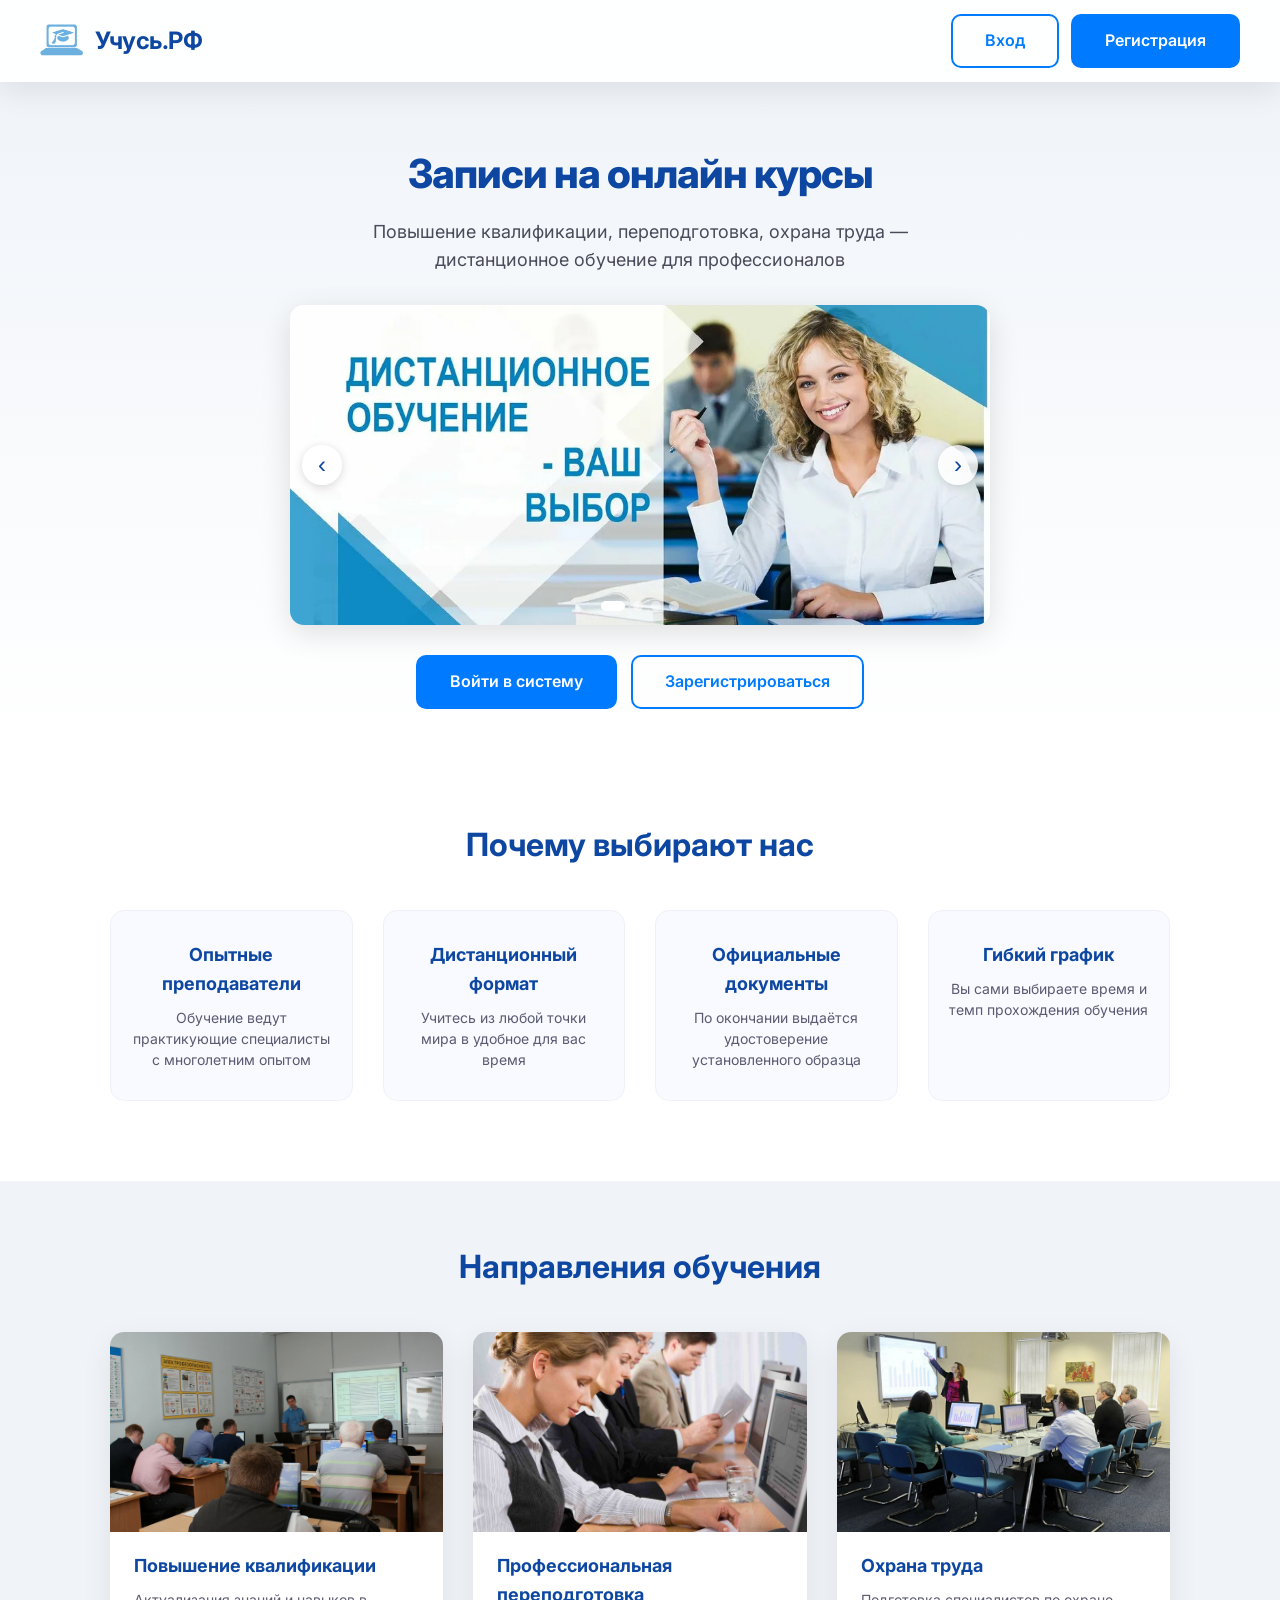
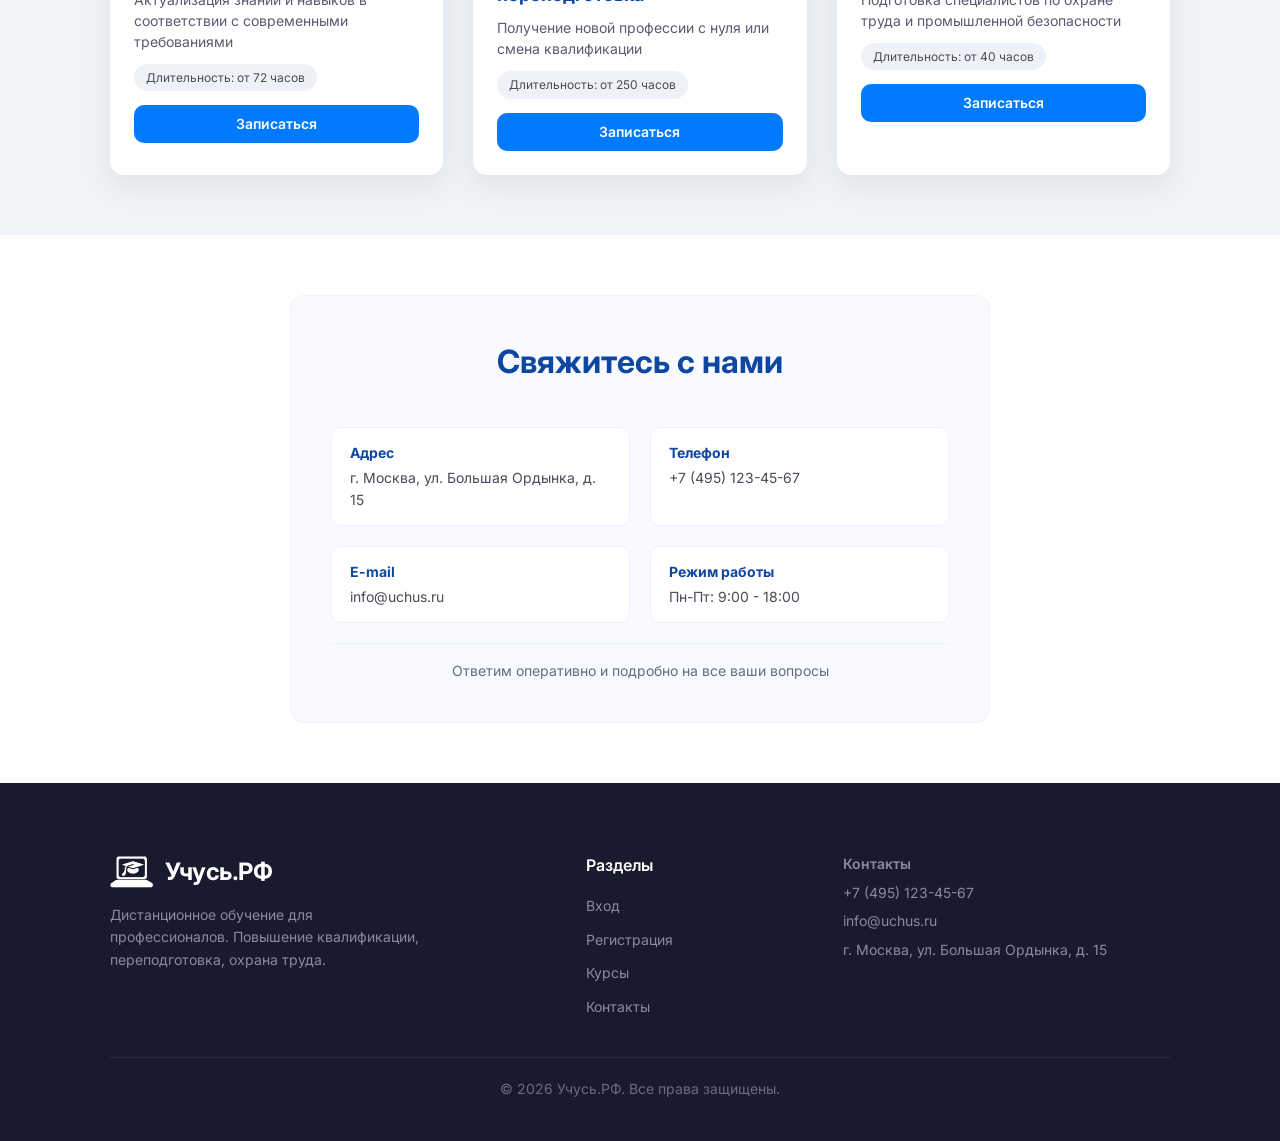
<file: assets/application.html>
<!DOCTYPE html>
<html lang="ru">
<head>
    <meta charset="UTF-8">
    <meta name="viewport" content="width=device-width, initial-scale=1.0">
    <title>Заявка - Учусь.РФ</title>
    <link rel="stylesheet" href="style.css">
    <link rel="icon" href="images/logo.png" type="image/x-icon">
</head>
<body>
    <header>
        <div class="logo">
            <img src="images/logo.png" alt="Учусь.РФ" class="logo-img">
            <span>Учусь.РФ</span>
        </div>
        <button class="burger-menu" id="burger-menu" aria-label="Меню">
            <span></span>
            <span></span>
            <span></span>
        </button>
        <nav class="nav-menu" id="nav-menu">
            <a href="dashboard.html" class="btn-outline btn-sm">Назад</a>
        </nav>
    </header>

    <div class="app-container">
        <h2 style="color: var(--dark-primary);">Новая заявка</h2>
        <form id="app-form">
            <label>Выберите курс</label>
            <select id="app-course">
                <option value="Повышение квалификации">Повышение квалификации</option>
                <option value="Курс переподготовки">Курс переподготовки</option>
                <option value="Охрана труда">Охрана труда</option>
            </select>
            
            <label>Дата начала (ДД.ММ.ГГГГ)</label>
            <input type="text" id="app-date" placeholder="Например: 15.06.2026" required>
            
            <label>Способ оплаты</label>
            <select id="app-payment">
                <option value="Предоплата по QR-коду">Предоплата по QR-коду</option>
                <option value="Оплата картой МИР">Оплата картой МИР</option>
                <option value="Постоплата в офисе">Постоплата в офисе (г. Москва)</option>
            </select>
            
            <button type="submit" class="btn" style="width:100%; margin-top:16px;">Отправить заявку</button>
        </form>
    </div>
    <script src="main.js"></script>
</body>
</html>
</file>
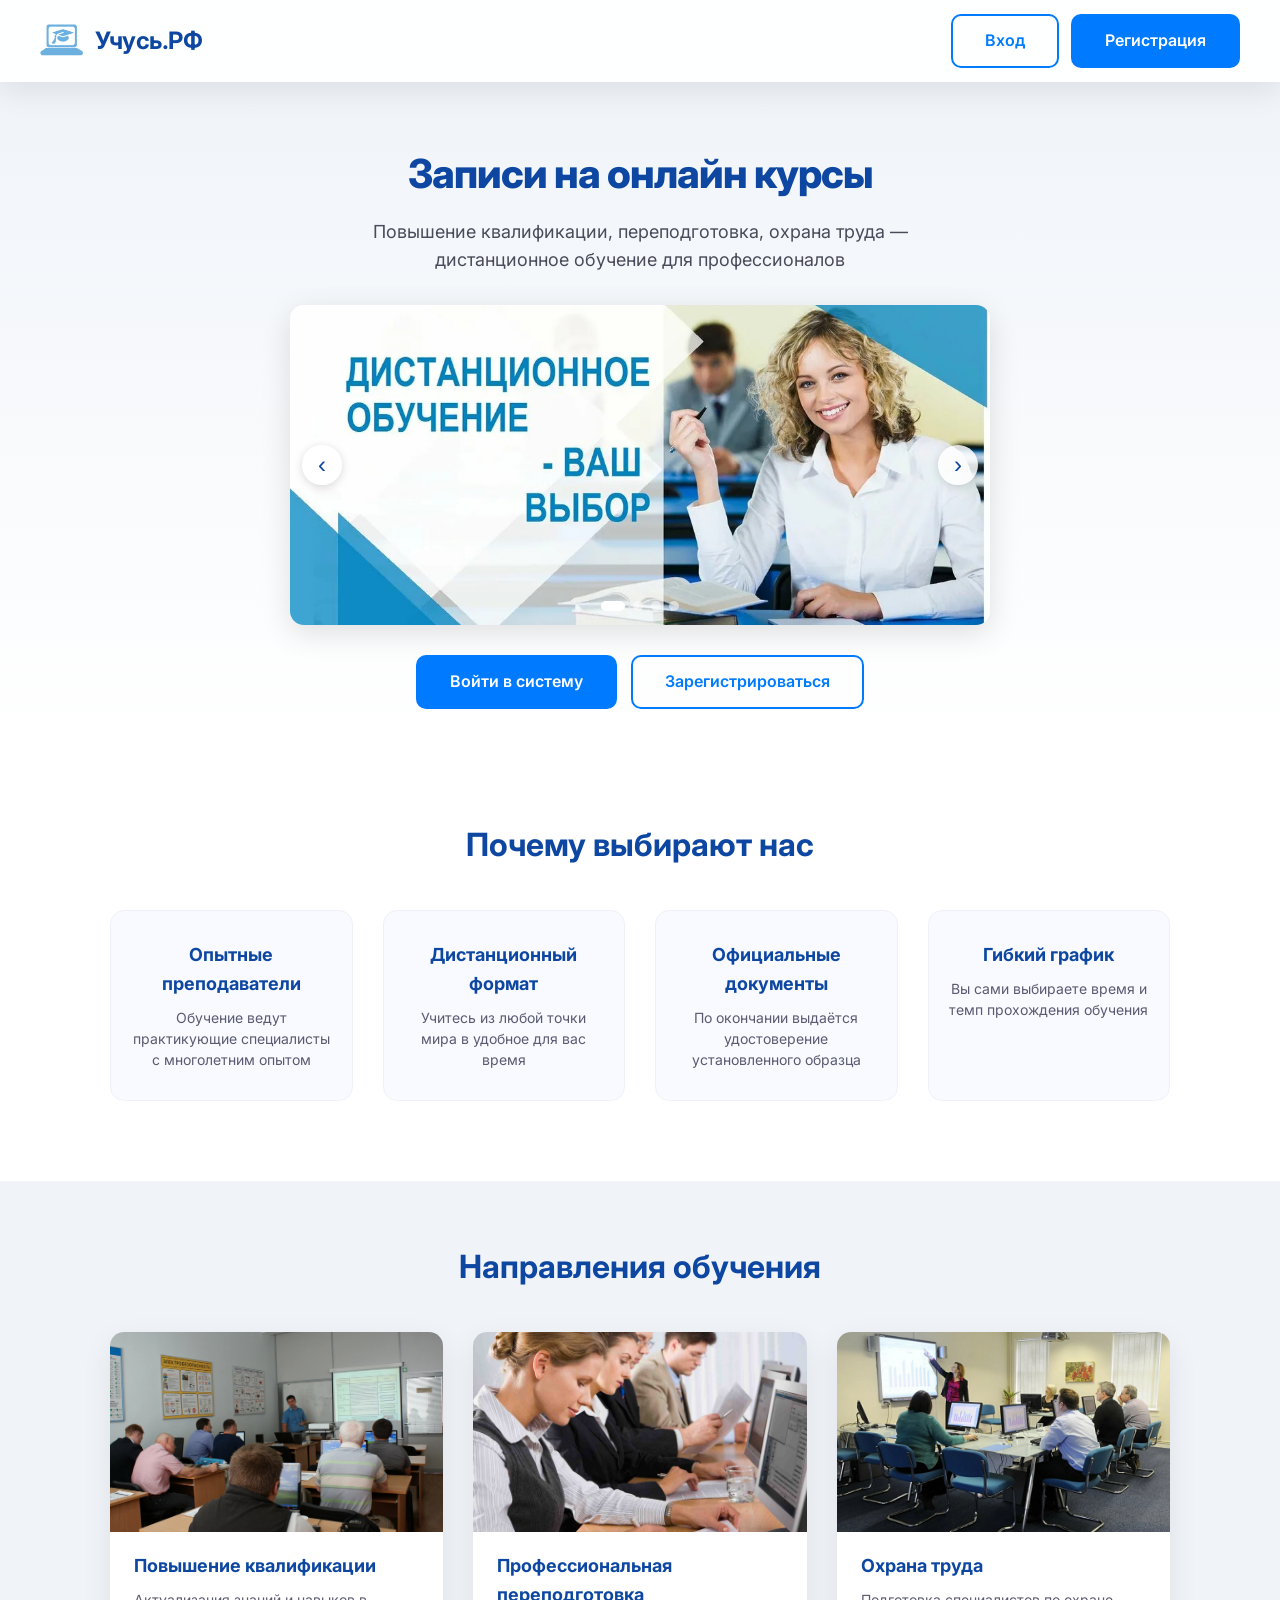
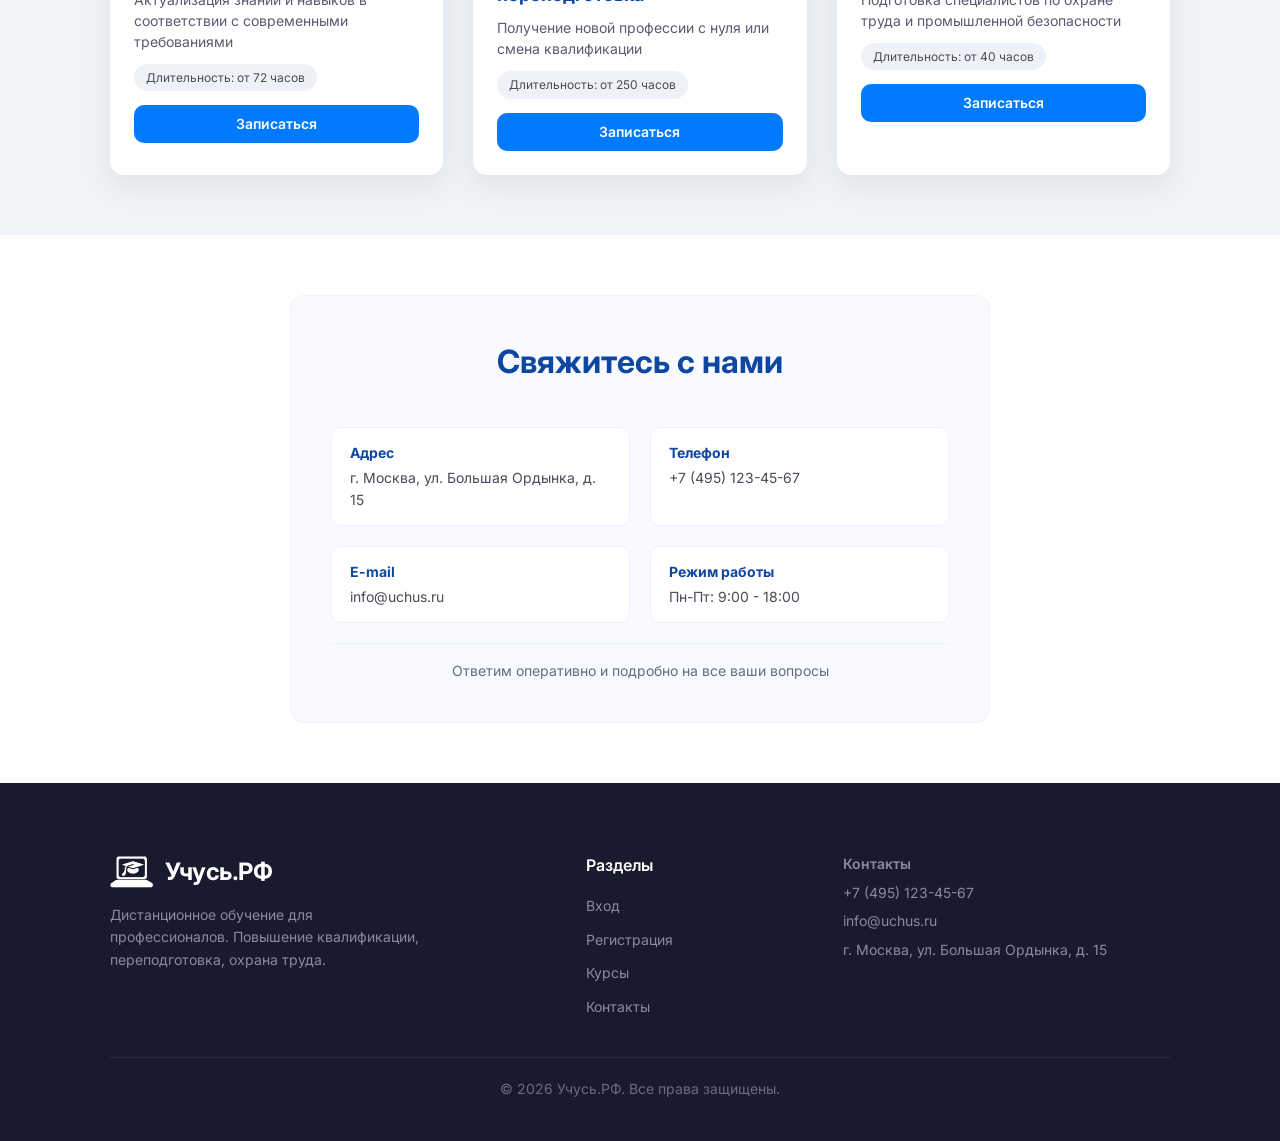
<file: assets/dashboard.html>
<!DOCTYPE html>
<html lang="ru">
<head>
    <meta charset="UTF-8">
    <meta name="viewport" content="width=device-width, initial-scale=1.0">
    <title>Личный кабинет - Учусь.РФ</title>
    <link rel="stylesheet" href="style.css">
    <link rel="icon" href="images/logo.png" type="image/x-icon">
</head>
<body>
    <header>
        <div class="logo">
            <img src="images/logo.png" alt="Учусь.РФ" class="logo-img">
            <span>Учусь.РФ</span>
        </div>
        <button class="burger-menu" id="burger-menu" aria-label="Меню">
            <span></span>
            <span></span>
            <span></span>
        </button>
        <nav class="nav-menu" id="nav-menu">
            <button class="btn-outline btn-sm" onclick="logout()">Выход</button>
        </nav>
    </header>

    <div class="app-container">
        <div class="header-flex">
            <h3>Личный кабинет</h3>
        </div>

        <div class="hero-slider" style="max-width:100%; height:180px; margin-bottom:20px;">
            <div class="slider-wrapper" id="slider-wrapper-dash">
                <div class="slide"><img src="images/1.jpg" alt="Курсы"></div>
                <div class="slide"><img src="images/2.jpg" alt="Переподготовка"></div>
                <div class="slide"><img src="images/3.jpg" alt="Охрана труда"></div>
                <div class="slide"><img src="images/4.jpg" alt="Сертификаты"></div>
            </div>
            <button class="slider-btn prev" data-slider="slider-wrapper-dash">‹</button>
            <button class="slider-btn next" data-slider="slider-wrapper-dash">›</button>
            <div class="slider-dots" data-slider="slider-wrapper-dash"></div>
        </div>

        <button class="btn" onclick="window.location.href='application.html'" style="width:100%;">Подать заявку на курс</button>

        <h3 style="margin-top: 28px; color: var(--dark-primary);">Мои заявки</h3>
        <div id="history-list"></div>
    </div>
    <script src="main.js"></script>
</body>
</html>
</file>
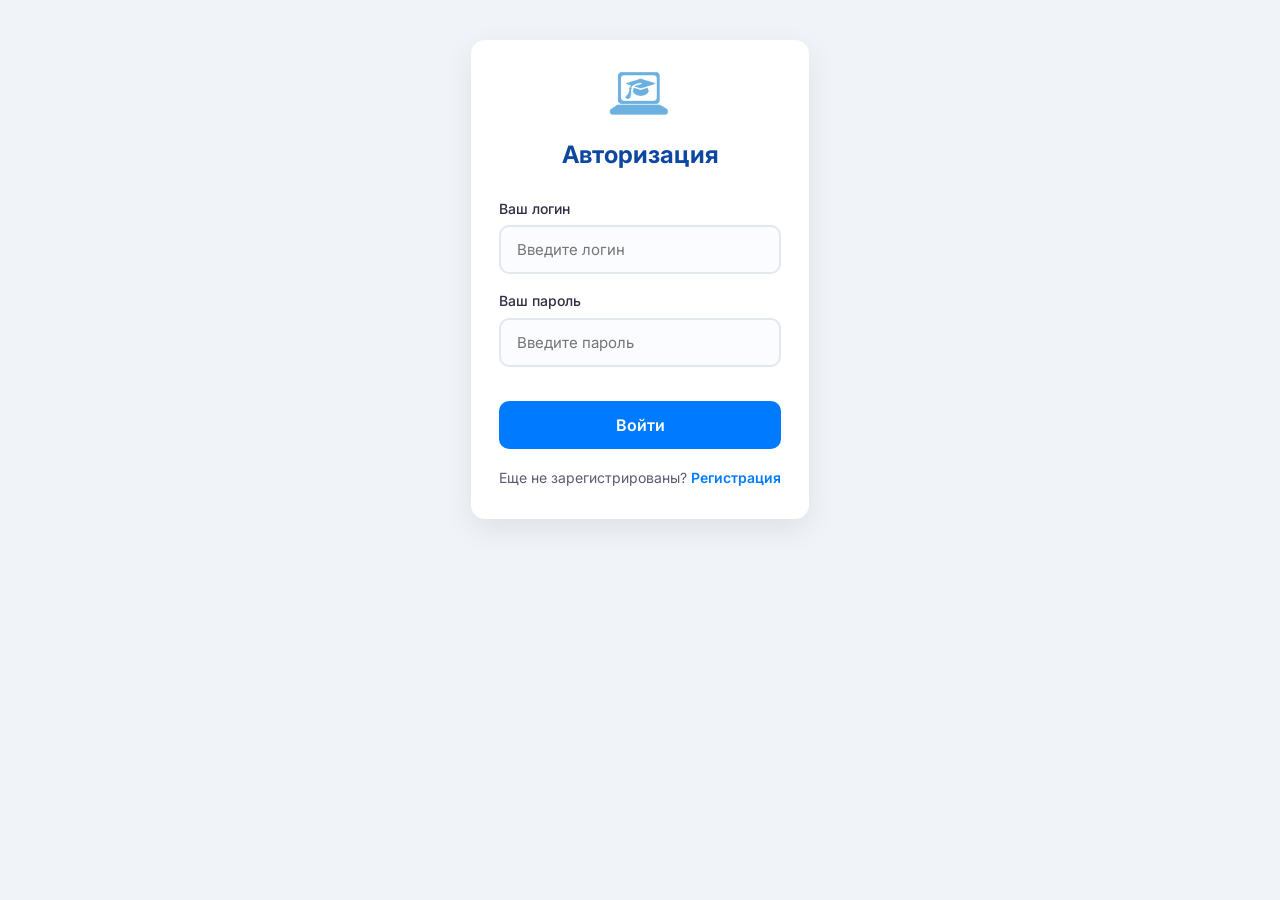
<file: assets/login.html>
<!DOCTYPE html>
<html lang="ru">
<head>
    <meta charset="UTF-8">
    <meta name="viewport" content="width=device-width, initial-scale=1.0">
    <title>Вход - Учусь.РФ</title>
    <link rel="stylesheet" href="style.css">
    <link rel="icon" href="images/logo.png" type="image/x-icon">
</head>
<body>
    <div class="app-container">
        <div class="auth-logo">
            <img src="images/logo.png" alt="Учусь.РФ" class="auth-logo-img">
            <h2>Авторизация</h2>
        </div>
        <form id="login-form">
            <label>Ваш логин</label>
            <input type="text" id="login-username" placeholder="Введите логин" required>
            <label>Ваш пароль</label>
            <input type="password" id="login-password" placeholder="Введите пароль" required>
            <div id="login-error" class="error-msg"></div>
            <button type="submit" class="btn" style="width:100%; margin-top:10px;">Войти</button>
            <p class="link-text">Еще не зарегистрированы? <a href="register.html">Регистрация</a></p>
        </form>
    </div>
    <script src="main.js"></script>
</body>
</html>
</file>
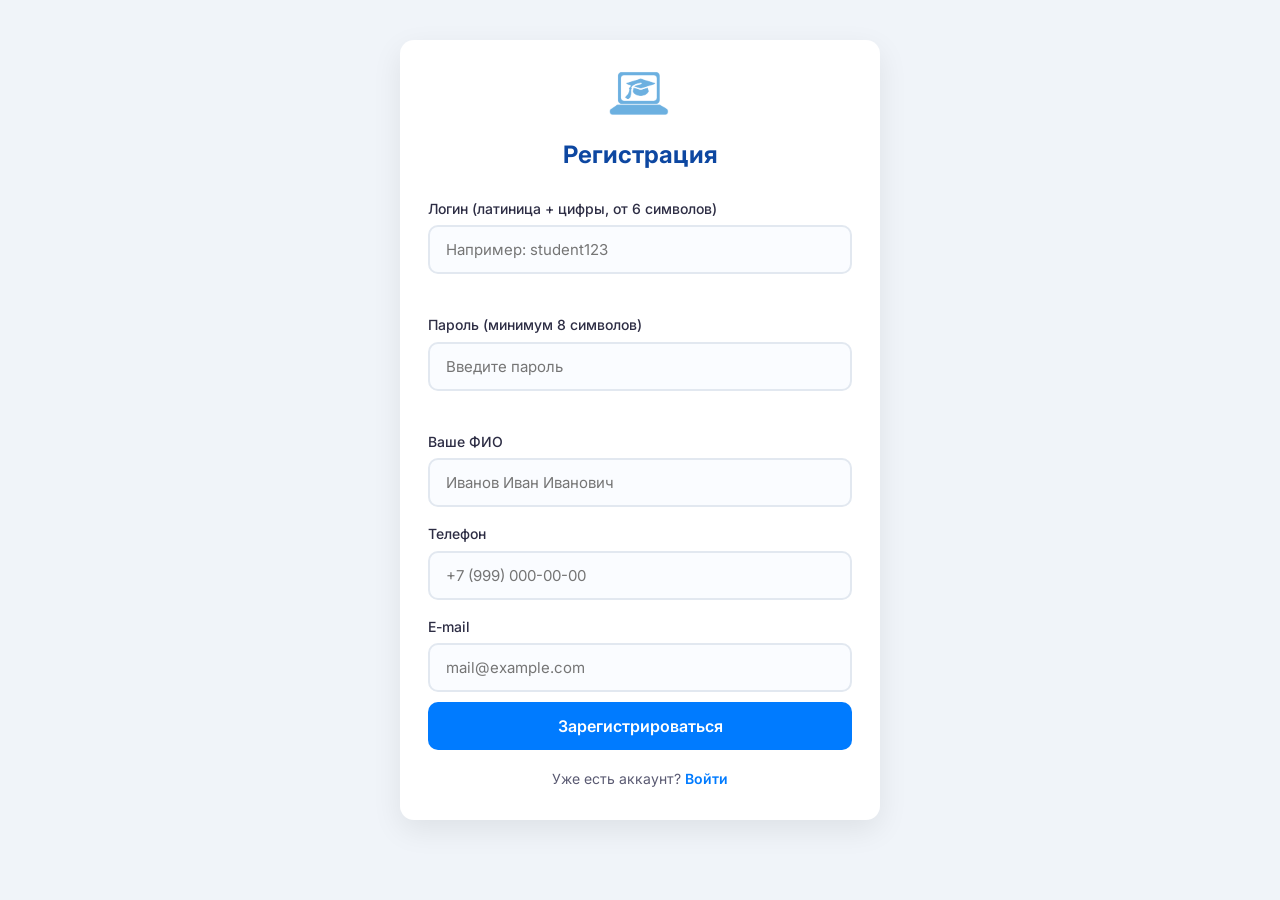
<file: assets/register.html>
<!DOCTYPE html>
<html lang="ru">
<head>
    <meta charset="UTF-8">
    <meta name="viewport" content="width=device-width, initial-scale=1.0">
    <title>Регистрация - Учусь.РФ</title>
    <link rel="stylesheet" href="style.css">
    <link rel="icon" href="images/logo.png" type="image/x-icon">
</head>
<body>
    <div class="app-container">
        <div class="auth-logo">
            <img src="images/logo.png" alt="Учусь.РФ" class="auth-logo-img">
            <h2>Регистрация</h2>
        </div>
        <form id="register-form">
            <label>Логин (латиница + цифры, от 6 символов)</label>
            <input type="text" id="reg-login" placeholder="Например: student123" required>
            <div id="reg-login-error" class="error-msg"></div>
            
            <label>Пароль (минимум 8 символов)</label>
            <input type="password" id="reg-password" placeholder="Введите пароль" required>
            <div id="reg-pass-error" class="error-msg"></div>
            
            <label>Ваше ФИО</label>
            <input type="text" id="reg-fio" placeholder="Иванов Иван Иванович" required>
            
            <label>Телефон</label>
            <input type="tel" id="reg-phone" placeholder="+7 (999) 000-00-00" required>
            
            <label>E-mail</label>
            <input type="email" id="reg-email" placeholder="mail@example.com" required>
            
            <button type="submit" class="btn" style="width:100%; margin-top:10px;">Зарегистрироваться</button>
            <p class="link-text">Уже есть аккаунт? <a href="login.html">Войти</a></p>
        </form>
    </div>
    <script src="main.js"></script>
</body>
</html>
</file>
<file: assets/style.css>
@import url('https://fonts.googleapis.com/css2?family=Inter:opsz,wght@14..32,100..900&display=swap');

:root {
    --primary: #007bff;
    --dark-primary: #0d47a1;
    --bg-gray: #ced4da;
    --light-gray: #f8f9fa;
    --white: #ffffff;
    --shadow: 0 10px 30px rgba(0, 0, 0, 0.08);
    --radius: 14px;
    --transition: 0.3s ease;
}

* {
    margin: 0;
    padding: 0;
    box-sizing: border-box;
}

html {
    scroll-behavior: smooth;
}

body {
    font-family: 'Inter', sans-serif;
    background: #f0f4f9;
    color: #1a1a2e;
    line-height: 1.6;
    min-height: 100vh;
    display: flex;
    flex-direction: column;
}

main {
    flex: 1;
}

/* ===== ШАПКА ===== */
header {
    background: var(--white);
    box-shadow: var(--shadow);
    padding: 14px 40px;
    display: flex;
    justify-content: space-between;
    align-items: center;
    position: sticky;
    top: 0;
    z-index: 100;
    backdrop-filter: blur(10px);
    background: rgba(255, 255, 255, 0.92);
}

.logo {
    display: flex;
    align-items: center;
    gap: 10px;
    font-size: 24px;
    font-weight: 700;
    color: var(--dark-primary);
    letter-spacing: -0.5px;
}

.logo-img {
    height: 36px;
    width: auto;
}

/* ===== БУРГЕР-МЕНЮ ===== */
.burger-menu {
    display: none;
    flex-direction: column;
    gap: 5px;
    background: none;
    border: none;
    cursor: pointer;
    padding: 8px;
    z-index: 101;
}

.burger-menu span {
    display: block;
    width: 28px;
    height: 3px;
    background: var(--dark-primary);
    border-radius: 3px;
    transition: var(--transition);
    transform-origin: center;
}

.burger-menu.active span:nth-child(1) {
    transform: rotate(45deg) translate(5px, 6px);
}

.burger-menu.active span:nth-child(2) {
    opacity: 0;
    transform: scaleX(0);
}

.burger-menu.active span:nth-child(3) {
    transform: rotate(-45deg) translate(5px, -6px);
}

/* ===== НАВИГАЦИЯ ===== */
nav {
    display: flex;
    gap: 12px;
    align-items: center;
}

.nav-menu {
    display: flex;
    gap: 12px;
    align-items: center;
}

nav a,
nav button {
    text-decoration: none;
    font-weight: 500;
    transition: var(--transition);
    padding: 8px 18px;
    border-radius: 20px;
    font-size: 15px;
    cursor: pointer;
    font-family: 'Inter', sans-serif;
}

.btn-header {
    background: transparent;
    color: var(--primary);
    border: 2px solid var(--primary);
}

.btn-header:hover {
    background: var(--primary);
    color: white;
}

/* ===== КОНТЕЙНЕРЫ ===== */
.container {
    max-width: 1100px;
    margin: 0 auto;
    padding: 20px;
}

.card {
    background: var(--white);
    padding: 30px;
    border-radius: var(--radius);
    box-shadow: var(--shadow);
    transition: transform 0.3s ease, box-shadow 0.3s ease;
    animation: fadeUp 0.6s ease forwards;
    opacity: 0;
}

.card:hover {
    transform: translateY(-5px);
    box-shadow: 0 15px 40px rgba(0, 0, 0, 0.12);
}

@keyframes fadeUp {
    from {
        opacity: 0;
        transform: translateY(20px);
    }
    to {
        opacity: 1;
        transform: translateY(0);
    }
}

.app-container {
    max-width: 480px;
    margin: 40px auto;
    padding: 30px 28px;
    background: white;
    border-radius: var(--radius);
    box-shadow: var(--shadow);
    animation: fadeUp 0.5s ease forwards;
}

/* ===== ЛОГОТИП НА СТРАНИЦАХ АВТОРИЗАЦИИ ===== */
.auth-logo {
    text-align: center;
    margin-bottom: 24px;
}

.auth-logo-img {
    height: 50px;
    width: auto;
    margin-bottom: 8px;
}

.auth-logo h2 {
    color: var(--dark-primary);
    font-weight: 700;
}

/* ===== ГЕРОЙ ===== */
.hero {
    text-align: center;
    padding: 40px 0 10px;
    background: linear-gradient(180deg, #f0f4f9 0%, #ffffff 100%);
}

.hero h1 {
    font-size: 40px;
    color: var(--dark-primary);
    margin-bottom: 12px;
    font-weight: 800;
    letter-spacing: -1px;
}

.hero p {
    font-size: 18px;
    color: #4a4a5a;
    max-width: 640px;
    margin: 0 auto 30px;
}

.hero-buttons {
    display: flex;
    gap: 14px;
    justify-content: center;
    flex-wrap: wrap;
    margin-top: 10px;
}

/* ===== СЛАЙДЕР ===== */
.hero-slider {
    width: 100%;
    max-width: 700px;
    height: 320px;
    margin: 0 auto 30px;
    border-radius: var(--radius);
    overflow: hidden;
    position: relative;
    box-shadow: 0 8px 30px rgba(0, 0, 0, 0.12);
}

.slider-wrapper {
    display: flex;
    width: 400%;
    height: 100%;
    transition: transform 0.6s cubic-bezier(0.25, 0.8, 0.25, 1);
}

.slide {
    width: 25%;
    height: 100%;
    flex-shrink: 0;
}

.slide img {
    width: 100%;
    height: 100%;
    object-fit: cover;
}

.slider-btn {
    position: absolute;
    top: 50%;
    transform: translateY(-50%);
    background: rgba(255, 255, 255, 0.85);
    border: none;
    width: 40px;
    height: 40px;
    border-radius: 50%;
    font-size: 24px;
    cursor: pointer;
    transition: var(--transition);
    box-shadow: 0 2px 10px rgba(0, 0, 0, 0.15);
    color: var(--dark-primary);
    font-weight: 300;
    display: flex;
    align-items: center;
    justify-content: center;
    z-index: 2;
}

.slider-btn:hover {
    background: white;
    transform: translateY(-50%) scale(1.08);
}

.slider-btn.prev {
    left: 12px;
}

.slider-btn.next {
    right: 12px;
}

.slider-dots {
    position: absolute;
    bottom: 14px;
    left: 50%;
    transform: translateX(-50%);
    display: flex;
    gap: 8px;
    z-index: 2;
}

.slider-dots span {
    width: 10px;
    height: 10px;
    border-radius: 50%;
    background: rgba(255, 255, 255, 0.5);
    cursor: pointer;
    transition: var(--transition);
}

.slider-dots span.active {
    background: white;
    width: 24px;
    border-radius: 5px;
}

/* ===== КНОПКИ ===== */
.btn {
    background: var(--primary);
    color: white;
    padding: 14px 34px;
    border: none;
    border-radius: 10px;
    cursor: pointer;
    font-weight: 600;
    font-size: 16px;
    transition: var(--transition);
    text-decoration: none;
    display: inline-block;
    font-family: 'Inter', sans-serif;
}

.btn:hover {
    background: var(--dark-primary);
    transform: translateY(-2px);
    box-shadow: 0 6px 20px rgba(0, 123, 255, 0.35);
}

.btn-outline {
    background: transparent;
    color: var(--primary);
    border: 2px solid var(--primary);
    padding: 12px 32px;
    border-radius: 10px;
    cursor: pointer;
    font-weight: 600;
    font-size: 16px;
    transition: var(--transition);
    text-decoration: none;
    display: inline-block;
    font-family: 'Inter', sans-serif;
}

.btn-outline:hover {
    background: var(--primary);
    color: white;
    transform: translateY(-2px);
}

.btn-sm {
    padding: 8px 18px;
    font-size: 14px;
}

.btn-danger {
    background: #dc3545;
    border-color: #dc3545;
    color: white;
}

.btn-danger:hover {
    background: #b02a37;
    border-color: #b02a37;
    color: white;
}

/* ===== ФОРМЫ ===== */
label {
    font-weight: 500;
    display: block;
    margin-top: 16px;
    margin-bottom: 5px;
    font-size: 14px;
    color: #2d2d44;
}

input,
select,
textarea {
    width: 100%;
    padding: 13px 16px;
    border: 2px solid #e2e8f0;
    border-radius: 10px;
    transition: var(--transition);
    font-size: 15px;
    font-family: 'Inter', sans-serif;
    background: #fafcff;
}

input:focus,
select:focus,
textarea:focus {
    border-color: var(--primary);
    outline: none;
    box-shadow: 0 0 0 4px rgba(0, 123, 255, 0.12);
    background: white;
}

.error-msg {
    color: #dc3545;
    font-size: 13px;
    margin-top: 4px;
    min-height: 20px;
}

.link-text {
    text-align: center;
    margin-top: 18px;
    font-size: 14px;
    color: #5a5a72;
}

.link-text a {
    color: var(--primary);
    font-weight: 600;
    text-decoration: none;
}

.link-text a:hover {
    text-decoration: underline;
}

/* ===== КАРТОЧКИ ЗАЯВОК ===== */
.app-card {
    border-left: 4px solid var(--primary);
    padding: 16px 18px;
    margin-bottom: 14px;
    background: #fafcff;
    border-radius: 10px;
    box-shadow: 0 2px 8px rgba(0, 0, 0, 0.04);
    transition: var(--transition);
}

.app-card:hover {
    background: white;
    box-shadow: 0 4px 16px rgba(0, 0, 0, 0.07);
}

.app-card strong {
    color: var(--dark-primary);
}

.app-card .meta {
    font-size: 14px;
    color: #5a5a72;
    margin-top: 4px;
}

.app-card .actions {
    display: flex;
    align-items: center;
    gap: 8px;
    margin-top: 8px;
    flex-wrap: wrap;
}

.app-card .actions select {
    width: auto;
    padding: 4px 10px;
    border-radius: 6px;
    font-size: 14px;
    background: white;
    border: 2px solid #e2e8f0;
}

.app-card .actions .btn-sm {
    padding: 4px 12px;
    font-size: 13px;
}

.status-badge {
    padding: 4px 14px;
    border-radius: 20px;
    font-size: 12px;
    font-weight: 600;
    display: inline-block;
    margin-top: 6px;
}

.status-new {
    background: #fff3cd;
    color: #856404;
}

.status-progress {
    background: #cce5ff;
    color: #004085;
}

.status-done {
    background: #d4edda;
    color: #155724;
}

.review-area {
    width: 100%;
    padding: 10px 14px;
    border: 2px solid #e2e8f0;
    border-radius: 8px;
    resize: vertical;
    min-height: 60px;
    font-family: 'Inter', sans-serif;
    font-size: 14px;
    margin-top: 8px;
}

.review-area:focus {
    border-color: var(--primary);
    outline: none;
}

/* ===== АДМИНКА ===== */
.filter-bar {
    display: flex;
    gap: 12px;
    margin-bottom: 20px;
    flex-wrap: wrap;
    align-items: center;
}

.filter-bar select {
    width: auto;
    padding: 10px 16px;
    border-radius: 10px;
    background: white;
    border: 2px solid #e2e8f0;
}

.filter-bar .btn {
    padding: 10px 20px;
}

.pagination {
    display: flex;
    gap: 10px;
    align-items: center;
    justify-content: center;
    margin-top: 24px;
}

.pagination button {
    padding: 8px 16px;
    border: 2px solid var(--primary);
    border-radius: 8px;
    background: white;
    cursor: pointer;
    transition: var(--transition);
    font-weight: 500;
    font-family: 'Inter', sans-serif;
}

.pagination button:hover:not(:disabled) {
    background: var(--primary);
    color: white;
}

.pagination button:disabled {
    opacity: 0.4;
    cursor: not-allowed;
}

/* ===== МОДАЛЬНОЕ ОКНО ===== */
.modal-overlay {
    position: fixed;
    top: 0;
    left: 0;
    right: 0;
    bottom: 0;
    background: rgba(0, 0, 0, 0.5);
    backdrop-filter: blur(4px);
    display: none;
    justify-content: center;
    align-items: center;
    z-index: 999;
    animation: fadeIn 0.3s ease;
}

.modal-overlay.active {
    display: flex;
}

@keyframes fadeIn {
    from { opacity: 0; }
    to { opacity: 1; }
}

.modal-content {
    background: white;
    padding: 30px 35px;
    border-radius: var(--radius);
    max-width: 480px;
    width: 90%;
    box-shadow: 0 20px 60px rgba(0, 0, 0, 0.3);
    animation: slideUp 0.3s ease;
    max-height: 90vh;
    overflow-y: auto;
}

@keyframes slideUp {
    from { transform: translateY(30px) scale(0.95); opacity: 0; }
    to { transform: translateY(0) scale(1); opacity: 1; }
}

.modal-header {
    display: flex;
    justify-content: space-between;
    align-items: center;
    margin-bottom: 20px;
    padding-bottom: 12px;
    border-bottom: 2px solid #f0f4f9;
}

.modal-header h3 {
    color: var(--dark-primary);
    font-size: 22px;
    font-weight: 700;
}

.modal-close {
    background: none;
    border: none;
    font-size: 30px;
    cursor: pointer;
    color: #888;
    transition: var(--transition);
    line-height: 1;
    padding: 0 8px;
}

.modal-close:hover {
    color: #dc3545;
    transform: rotate(90deg);
}

.modal-content label {
    margin-top: 12px;
    font-weight: 500;
}

.modal-content input,
.modal-content select {
    width: 100%;
    padding: 10px 14px;
    border: 2px solid #e2e8f0;
    border-radius: 8px;
    font-size: 15px;
    font-family: 'Inter', sans-serif;
    background: #fafcff;
}

.modal-content input:focus,
.modal-content select:focus {
    border-color: var(--primary);
    outline: none;
    box-shadow: 0 0 0 4px rgba(0, 123, 255, 0.12);
}

.modal-actions {
    display: flex;
    gap: 10px;
    margin-top: 20px;
}

.modal-actions .btn {
    flex: 1;
    text-align: center;
    padding: 12px;
}

.modal-actions .btn-outline {
    flex: 1;
    text-align: center;
    padding: 12px;
}

/* ===== TOAST ===== */
.toast {
    position: fixed;
    top: 24px;
    right: 24px;
    color: white;
    padding: 16px 28px;
    border-radius: 12px;
    box-shadow: 0 8px 30px rgba(0, 0, 0, 0.2);
    z-index: 999;
    animation: slideIn 0.5s cubic-bezier(0.25, 0.8, 0.25, 1);
    font-weight: 500;
    max-width: 380px;
}

@keyframes slideIn {
    from {
        transform: translateX(100%);
        opacity: 0;
    }
    to {
        transform: translateX(0);
        opacity: 1;
    }
}

/* ===== БЛОК ПРЕИМУЩЕСТВ ===== */
.features {
    padding: 60px 0;
    background: white;
}

.features h2,
.courses h2,
.contact-block h2 {
    text-align: center;
    font-size: 32px;
    color: var(--dark-primary);
    margin-bottom: 40px;
    font-weight: 700;
}

.features-grid {
    display: grid;
    grid-template-columns: repeat(4, 1fr);
    gap: 30px;
}

.feature-card {
    text-align: center;
    padding: 30px 20px;
    background: #f8faff;
    border-radius: var(--radius);
    transition: var(--transition);
    border: 1px solid #eef2f7;
}

.feature-card:hover {
    transform: translateY(-5px);
    box-shadow: var(--shadow);
    border-color: var(--primary);
}

.feature-card h3 {
    font-size: 18px;
    color: var(--dark-primary);
    margin-bottom: 8px;
}

.feature-card p {
    font-size: 14px;
    color: #5a5a72;
    line-height: 1.5;
}

/* ===== БЛОК КУРСОВ ===== */
.courses {
    padding: 40px 0;
    background: #f0f4f9;
}

.courses-grid {
    display: grid;
    grid-template-columns: repeat(3, 1fr);
    gap: 30px;
}

.course-card {
    background: white;
    border-radius: var(--radius);
    overflow: hidden;
    box-shadow: var(--shadow);
    transition: var(--transition);
}

.course-card:hover {
    transform: translateY(-5px);
    box-shadow: 0 15px 40px rgba(0, 0, 0, 0.12);
}

.course-image {
    height: 200px;
    overflow: hidden;
}

.course-image img {
    width: 100%;
    height: 100%;
    object-fit: cover;
    transition: var(--transition);
}

.course-card:hover .course-image img {
    transform: scale(1.05);
}

.course-info {
    padding: 20px 24px 24px;
}

.course-info h3 {
    font-size: 18px;
    color: var(--dark-primary);
    margin-bottom: 8px;
}

.course-info p {
    font-size: 14px;
    color: #5a5a72;
    margin-bottom: 12px;
    line-height: 1.5;
}

.course-tag {
    display: inline-block;
    background: #eef2f7;
    color: #4a4a5a;
    padding: 4px 12px;
    border-radius: 20px;
    font-size: 12px;
    margin-bottom: 14px;
}

.course-info .btn {
    width: 100%;
    text-align: center;
}

/* ===== КОНТАКТЫ ===== */
.contact-section {
    padding: 40px 0;
    background: white;
}

.contact-block {
    max-width: 700px;
    margin: 0 auto;
    padding: 40px;
    background: #f8faff;
    border-radius: var(--radius);
    border: 1px solid #eef2f7;
}

.contact-info {
    display: grid;
    grid-template-columns: 1fr 1fr;
    gap: 20px;
}

.contact-item {
    padding: 14px 18px;
    background: white;
    border-radius: 10px;
    border: 1px solid #eef2f7;
    transition: var(--transition);
}

.contact-item:hover {
    border-color: var(--primary);
    box-shadow: var(--shadow);
}

.contact-item strong {
    display: block;
    font-size: 14px;
    color: var(--dark-primary);
}

.contact-item p {
    font-size: 14px;
    color: #4a4a5a;
    margin: 2px 0 0;
}

.contact-note {
    text-align: center;
    color: #6a6a82;
    font-size: 14px;
    margin-top: 20px;
    padding-top: 16px;
    border-top: 1px solid #eef2f7;
}

/* ===== ФУТЕР ===== */
.footer {
    background: #1a1a2e;
    color: #b0b0c0;
    padding: 50px 0 0;
    margin-top: auto;
}

.footer-content {
    display: grid;
    grid-template-columns: 2fr 1fr 1.5fr;
    gap: 40px;
    padding-bottom: 30px;
    border-bottom: 1px solid rgba(255, 255, 255, 0.08);
}

.footer-brand .logo {
    color: white;
    margin-bottom: 12px;
}

.footer-brand .logo span {
    color: white;
}

.footer-brand .logo-img {
    filter: brightness(0) invert(1);
}

.footer-brand p {
    font-size: 14px;
    line-height: 1.6;
    max-width: 320px;
    color: #8a8aa0;
}

.footer-title {
    color: white;
    font-size: 16px;
    margin-bottom: 14px;
    font-weight: 600;
}

.footer-links ul {
    list-style: none;
    padding: 0;
}

.footer-links ul li {
    margin-bottom: 8px;
}

.footer-links ul li a {
    color: #8a8aa0;
    text-decoration: none;
    font-size: 14px;
    transition: var(--transition);
}

.footer-links ul li a:hover {
    color: white;
}

.footer-contacts p {
    font-size: 14px;
    color: #8a8aa0;
    margin-bottom: 6px;
}

.footer-bottom {
    padding: 20px 0;
    text-align: center;
    font-size: 14px;
    color: #6a6a82;
}

/* ===== ХЕДЕР В КАБИНЕТЕ ===== */
.header-flex {
    display: flex;
    justify-content: space-between;
    align-items: center;
    margin-bottom: 20px;
}

.header-flex h3 {
    font-size: 24px;
    color: var(--dark-primary);
}

/* ===== АДАПТИВ ===== */
@media (max-width: 992px) {
    .features-grid {
        grid-template-columns: repeat(2, 1fr);
    }

    .courses-grid {
        grid-template-columns: repeat(2, 1fr);
    }

    .contact-info {
        grid-template-columns: 1fr;
    }

    .footer-content {
        grid-template-columns: 1fr 1fr;
        gap: 30px;
    }
}

@media (max-width: 768px) {
    .burger-menu {
        display: flex;
    }

    .nav-menu {
        position: fixed;
        top: 0;
        right: -100%;
        width: 280px;
        max-width: 80%;
        height: 100vh;
        background: white;
        flex-direction: column;
        padding: 80px 30px 30px;
        gap: 12px;
        box-shadow: -10px 0 40px rgba(0, 0, 0, 0.15);
        transition: right 0.35s cubic-bezier(0.22, 1, 0.36, 1);
        align-items: stretch;
        z-index: 100;
        overflow-y: auto;
    }

    .nav-menu.open {
        right: 0;
    }

    .nav-menu a,
    .nav-menu button {
        width: 100%;
        text-align: center;
        padding: 14px;
        font-size: 16px;
        border-radius: 10px;
        justify-content: center;
    }

    .nav-overlay {
        display: none;
        position: fixed;
        top: 0;
        left: 0;
        right: 0;
        bottom: 0;
        background: rgba(0, 0, 0, 0.4);
        z-index: 99;
        animation: fadeIn 0.3s ease;
    }

    .nav-overlay.active {
        display: block;
    }

    header {
        padding: 12px 20px;
    }

    .logo {
        font-size: 20px;
    }

    .logo-img {
        height: 30px;
    }

    .hero h1 {
        font-size: 28px;
    }

    .hero p {
        font-size: 16px;
        padding: 0 10px;
    }

    .hero-slider {
        height: 200px;
    }

    .slider-btn {
        width: 32px;
        height: 32px;
        font-size: 18px;
    }

    .app-container {
        padding: 20px 16px;
        margin: 20px 12px;
    }

    .btn,
    .btn-outline {
        padding: 12px 24px;
        font-size: 14px;
    }

    .features-grid {
        grid-template-columns: 1fr 1fr;
        gap: 16px;
    }

    .courses-grid {
        grid-template-columns: 1fr;
    }

    .footer-content {
        grid-template-columns: 1fr;
        text-align: center;
    }

    .footer-brand p {
        max-width: 100%;
        margin: 0 auto;
    }

    .footer-brand .logo {
        justify-content: center;
    }

    .contact-block {
        padding: 24px 20px;
    }

    .contact-info {
        grid-template-columns: 1fr;
    }

    .features h2,
    .courses h2,
    .contact-block h2 {
        font-size: 26px;
    }

    .auth-logo-img {
        height: 40px;
    }

    .modal-content {
        padding: 20px 16px;
        width: 95%;
    }

    .modal-actions {
        flex-direction: column;
    }

    .filter-bar {
        flex-direction: column;
        align-items: stretch;
    }

    .filter-bar select,
    .filter-bar .btn {
        width: 100%;
    }
}

@media (max-width: 480px) {
    .features-grid {
        grid-template-columns: 1fr;
    }

    .hero-slider {
        height: 170px;
    }

    .hero h1 {
        font-size: 24px;
    }

    .hero-buttons {
        flex-direction: column;
        align-items: center;
    }

    .btn,
    .btn-outline {
        width: 100%;
        text-align: center;
    }

    .app-card .actions {
        flex-direction: column;
        align-items: stretch;
    }

    .app-card .actions select {
        width: 100%;
    }

    .course-image {
        height: 160px;
    }
}
</file>
<file: style.css>
@import url('https://fonts.googleapis.com/css2?family=Inter:opsz,wght@14..32,100..900&display=swap');

:root {
    --primary: #007bff;
    --dark-primary: #0d47a1;
    --bg-gray: #ced4da;
    --light-gray: #f8f9fa;
    --white: #ffffff;
    --shadow: 0 10px 30px rgba(0, 0, 0, 0.08);
    --radius: 14px;
    --transition: 0.3s ease;
}

* {
    margin: 0;
    padding: 0;
    box-sizing: border-box;
}

body {
    font-family: 'Inter', sans-serif;
    background: #f0f4f9;
    color: #1a1a2e;
    line-height: 1.6;
    min-height: 100vh;
}

/* ===== ШАПКА ===== */
header {
    background: var(--white);
    box-shadow: var(--shadow);
    padding: 14px 40px;
    display: flex;
    justify-content: space-between;
    align-items: center;
    position: sticky;
    top: 0;
    z-index: 100;
    backdrop-filter: blur(10px);
    background: rgba(255, 255, 255, 0.92);
}

.logo {
    display: flex;
    align-items: center;
    gap: 10px;
    font-size: 24px;
    font-weight: 700;
    color: var(--dark-primary);
    letter-spacing: -0.5px;
}

.logo-img {
    height: 36px;
    width: auto;
}

nav {
    display: flex;
    gap: 12px;
    align-items: center;
}

nav a,
nav button {
    text-decoration: none;
    font-weight: 500;
    transition: var(--transition);
    padding: 8px 18px;
    border-radius: 20px;
    font-size: 15px;
    cursor: pointer;
    font-family: 'Inter', sans-serif;
}

.btn-header {
    background: transparent;
    color: var(--primary);
    border: 2px solid var(--primary);
}

.btn-header:hover {
    background: var(--primary);
    color: white;
}

/* ===== КОНТЕЙНЕРЫ ===== */
.container {
    max-width: 1100px;
    margin: 0 auto;
    padding: 20px;
}

.app-container {
    max-width: 480px;
    margin: 40px auto;
    padding: 30px 28px;
    background: white;
    border-radius: var(--radius);
    box-shadow: var(--shadow);
    animation: fadeUp 0.5s ease forwards;
}

@keyframes fadeUp {
    from {
        opacity: 0;
        transform: translateY(25px);
    }

    to {
        opacity: 1;
        transform: translateY(0);
    }
}

/* ===== ЛОГОТИП НА СТРАНИЦАХ АВТОРИЗАЦИИ ===== */
.auth-logo {
    text-align: center;
    margin-bottom: 24px;
}

.auth-logo-img {
    height: 50px;
    width: auto;
    margin-bottom: 8px;
}

.auth-logo h2 {
    color: var(--dark-primary);
    font-weight: 700;
}

/* ===== ГЕРОЙ ===== */
.hero {
    text-align: center;
    padding: 40px 0 60px;
}

.hero h1 {
    font-size: 40px;
    color: var(--dark-primary);
    margin-bottom: 12px;
    font-weight: 800;
    letter-spacing: -1px;
}

.hero p {
    font-size: 18px;
    color: #4a4a5a;
    max-width: 640px;
    margin: 0 auto 30px;
}

.hero-buttons {
    display: flex;
    gap: 14px;
    justify-content: center;
    flex-wrap: wrap;
    margin-top: 10px;
}

/* ===== СЛАЙДЕР ===== */
.hero-slider {
    width: 100%;
    max-width: 700px;
    height: 320px;
    margin: 0 auto 30px;
    border-radius: var(--radius);
    overflow: hidden;
    position: relative;
    box-shadow: 0 8px 30px rgba(0, 0, 0, 0.12);
}

.slider-wrapper {
    display: flex;
    width: 400%;
    height: 100%;
    transition: transform 0.6s cubic-bezier(0.25, 0.8, 0.25, 1);
}

.slide {
    width: 25%;
    height: 100%;
    flex-shrink: 0;
}

.slide img {
    width: 100%;
    height: 100%;
    object-fit: cover;
}

.slider-btn {
    position: absolute;
    top: 50%;
    transform: translateY(-50%);
    background: rgba(255, 255, 255, 0.85);
    border: none;
    width: 40px;
    height: 40px;
    border-radius: 50%;
    font-size: 24px;
    cursor: pointer;
    transition: var(--transition);
    box-shadow: 0 2px 10px rgba(0, 0, 0, 0.15);
    color: var(--dark-primary);
    font-weight: 300;
    display: flex;
    align-items: center;
    justify-content: center;
}

.slider-btn:hover {
    background: white;
    transform: translateY(-50%) scale(1.08);
}

.slider-btn.prev {
    left: 12px;
}

.slider-btn.next {
    right: 12px;
}

.slider-dots {
    position: absolute;
    bottom: 14px;
    left: 50%;
    transform: translateX(-50%);
    display: flex;
    gap: 8px;
}

.slider-dots span {
    width: 10px;
    height: 10px;
    border-radius: 50%;
    background: rgba(255, 255, 255, 0.5);
    cursor: pointer;
    transition: var(--transition);
}

.slider-dots span.active {
    background: white;
    width: 24px;
    border-radius: 5px;
}

/* ===== КНОПКИ ===== */
.btn {
    background: var(--primary);
    color: white;
    padding: 14px 34px;
    border: none;
    border-radius: 10px;
    cursor: pointer;
    font-weight: 600;
    font-size: 16px;
    transition: var(--transition);
    text-decoration: none;
    display: inline-block;
    font-family: 'Inter', sans-serif;
}

.btn:hover {
    background: var(--dark-primary);
    transform: translateY(-2px);
    box-shadow: 0 6px 20px rgba(0, 123, 255, 0.35);
}

.btn-outline {
    background: transparent;
    color: var(--primary);
    border: 2px solid var(--primary);
    padding: 12px 32px;
    border-radius: 10px;
    cursor: pointer;
    font-weight: 600;
    font-size: 16px;
    transition: var(--transition);
    text-decoration: none;
    display: inline-block;
    font-family: 'Inter', sans-serif;
}

.btn-outline:hover {
    background: var(--primary);
    color: white;
    transform: translateY(-2px);
}

.btn-sm {
    padding: 8px 18px;
    font-size: 14px;
}

/* ===== ФОРМЫ ===== */
label {
    font-weight: 500;
    display: block;
    margin-top: 16px;
    margin-bottom: 5px;
    font-size: 14px;
    color: #2d2d44;
}

input,
select,
textarea {
    width: 100%;
    padding: 13px 16px;
    border: 2px solid #e2e8f0;
    border-radius: 10px;
    transition: var(--transition);
    font-size: 15px;
    font-family: 'Inter', sans-serif;
    background: #fafcff;
}

input:focus,
select:focus,
textarea:focus {
    border-color: var(--primary);
    outline: none;
    box-shadow: 0 0 0 4px rgba(0, 123, 255, 0.12);
    background: white;
}

.error-msg {
    color: #dc3545;
    font-size: 13px;
    margin-top: 4px;
    min-height: 20px;
}

.link-text {
    text-align: center;
    margin-top: 18px;
    font-size: 14px;
    color: #5a5a72;
}

.link-text a {
    color: var(--primary);
    font-weight: 600;
    text-decoration: none;
}

.link-text a:hover {
    text-decoration: underline;
}

/* ===== КАРТОЧКИ ЗАЯВОК ===== */
.app-card {
    border-left: 4px solid var(--primary);
    padding: 16px 18px;
    margin-bottom: 14px;
    background: #fafcff;
    border-radius: 10px;
    box-shadow: 0 2px 8px rgba(0, 0, 0, 0.04);
    transition: var(--transition);
}

.app-card:hover {
    background: white;
    box-shadow: 0 4px 16px rgba(0, 0, 0, 0.07);
}

.app-card strong {
    color: var(--dark-primary);
}

.app-card .meta {
    font-size: 14px;
    color: #5a5a72;
    margin-top: 4px;
}

.status-badge {
    padding: 4px 14px;
    border-radius: 20px;
    font-size: 12px;
    font-weight: 600;
    display: inline-block;
    margin-top: 6px;
}

.status-new {
    background: #fff3cd;
    color: #856404;
}

.status-progress {
    background: #cce5ff;
    color: #004085;
}

.status-done {
    background: #d4edda;
    color: #155724;
}

.review-area {
    width: 100%;
    padding: 10px 14px;
    border: 2px solid #e2e8f0;
    border-radius: 8px;
    resize: vertical;
    min-height: 60px;
    font-family: 'Inter', sans-serif;
    font-size: 14px;
    margin-top: 8px;
}

.review-area:focus {
    border-color: var(--primary);
    outline: none;
}

/* ===== АДМИНКА ===== */
.filter-bar {
    display: flex;
    gap: 12px;
    margin-bottom: 20px;
    flex-wrap: wrap;
}

.filter-bar select {
    width: auto;
    padding: 10px 16px;
    border-radius: 10px;
    background: white;
}

.pagination {
    display: flex;
    gap: 10px;
    align-items: center;
    justify-content: center;
    margin-top: 24px;
}

.pagination button {
    padding: 8px 16px;
    border: 2px solid var(--primary);
    border-radius: 8px;
    background: white;
    cursor: pointer;
    transition: var(--transition);
    font-weight: 500;
    font-family: 'Inter', sans-serif;
}

.pagination button:hover:not(:disabled) {
    background: var(--primary);
    color: white;
}

.pagination button:disabled {
    opacity: 0.4;
    cursor: not-allowed;
}

/* ===== TOAST ===== */
.toast {
    position: fixed;
    top: 24px;
    right: 24px;
    color: white;
    padding: 16px 28px;
    border-radius: 12px;
    box-shadow: 0 8px 30px rgba(0, 0, 0, 0.2);
    z-index: 999;
    animation: slideIn 0.5s cubic-bezier(0.25, 0.8, 0.25, 1);
    font-weight: 500;
    max-width: 380px;
}

@keyframes slideIn {
    from {
        transform: translateX(100%);
        opacity: 0;
    }

    to {
        transform: translateX(0);
        opacity: 1;
    }
}

/* ===== КОНТАКТЫ ===== */
.contact-block {
    margin-top: 40px;
    padding: 24px 28px;
    background: white;
    border-radius: var(--radius);
    box-shadow: var(--shadow);
    text-align: left;
    max-width: 480px;
    margin-left: auto;
    margin-right: auto;
}

.contact-block p {
    margin: 6px 0;
    font-size: 15px;
    color: #2d2d44;
}

.contact-block strong {
    color: var(--dark-primary);
}

.contact-note {
    color: #6a6a82 !important;
    font-size: 13px !important;
    margin-top: 4px !important;
}

/* ===== ХЕДЕР В КАБИНЕТЕ ===== */
.header-flex {
    display: flex;
    justify-content: space-between;
    align-items: center;
    margin-bottom: 20px;
}

.header-flex h3 {
    font-size: 24px;
    color: var(--dark-primary);
}

/* ===== АДАПТИВ ===== */
@media (max-width: 640px) {
    header {
        padding: 12px 20px;
        flex-wrap: wrap;
        gap: 10px;
    }

    .logo {
        font-size: 20px;
    }

    .logo-img {
        height: 30px;
    }

    nav a,
    nav button {
        font-size: 13px;
        padding: 6px 14px;
    }

    .hero h1 {
        font-size: 28px;
    }

    .hero p {
        font-size: 16px;
        padding: 0 10px;
    }

    .hero-slider {
        height: 200px;
    }

    .slider-btn {
        width: 32px;
        height: 32px;
        font-size: 18px;
    }

    .app-container {
        padding: 20px 16px;
        margin: 20px 12px;
    }

    .btn,
    .btn-outline {
        padding: 12px 24px;
        font-size: 14px;
    }

    .contact-block {
        padding: 18px 16px;
    }

    .auth-logo-img {
        height: 40px;
    }
}

@media (max-width: 390px) {
    .hero-slider {
        height: 170px;
    }

    .hero h1 {
        font-size: 24px;
    }

    .hero-buttons {
        flex-direction: column;
        align-items: center;
    }

    .btn,
    .btn-outline {
        width: 100%;
        text-align: center;
    }
}
</file>
